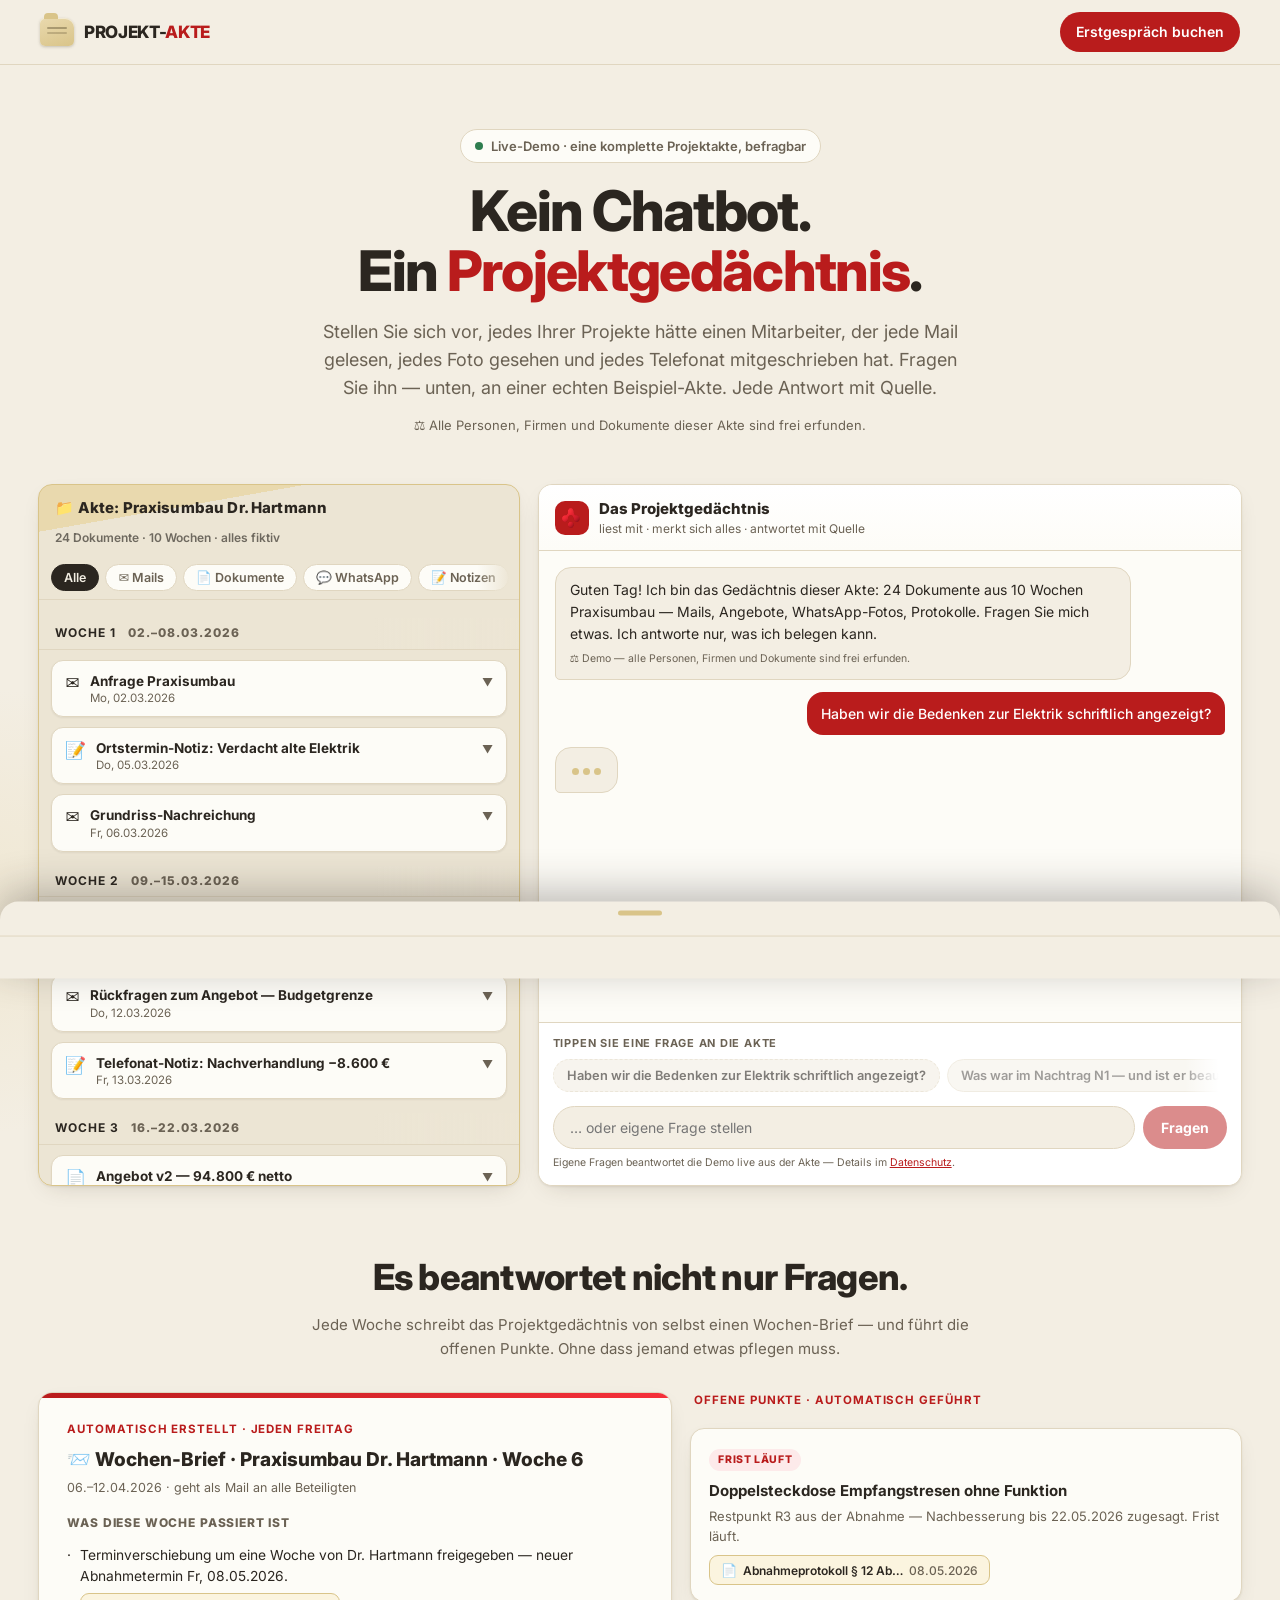
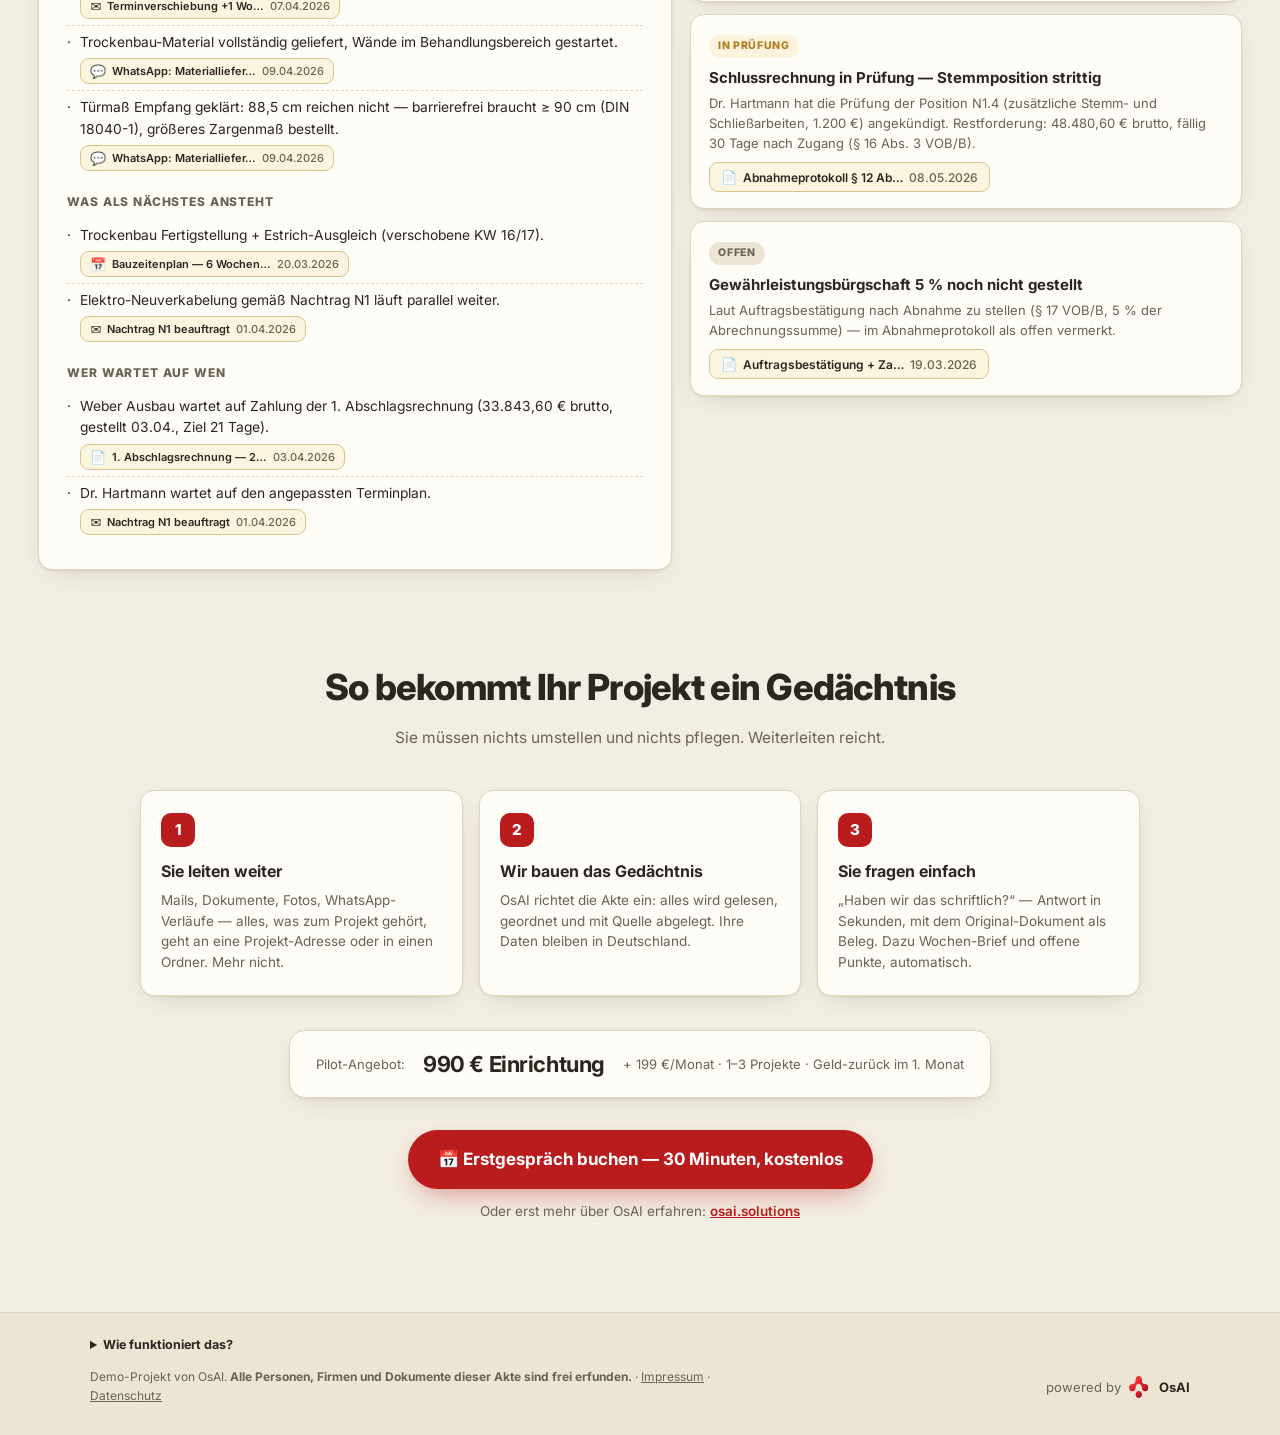
<file: index.html>
<!DOCTYPE html>
<html lang="de">
<head>
  <meta charset="UTF-8">
  <meta name="viewport" content="width=device-width, initial-scale=1.0">
  <title>Projekt-Akte — Kein Chatbot. Ein Projektgedächtnis.</title>
  <meta name="description" content="Befragen Sie eine komplette Projektakte wie einen Mitarbeiter, der alles gelesen hat: Antwort in Sekunden — und das belegende Original-Dokument leuchtet auf. Live-Demo von OsAI.">
  <link rel="canonical" href="https://projekt-akte.demo.osai.solutions/">
  <meta property="og:type" content="website">
  <meta property="og:title" content="Projekt-Akte — Kein Chatbot. Ein Projektgedächtnis.">
  <meta property="og:description" content="Fragen statt suchen: Jede Antwort mit Quelle — das Original-Dokument leuchtet auf. Befragbare Demo-Projektakte (komplett fiktiv).">
  <meta property="og:url" content="https://projekt-akte.demo.osai.solutions/">
  <meta property="og:image" content="https://projekt-akte.demo.osai.solutions/assets/img/og.jpg">
  <meta property="og:image:width" content="1200">
  <meta property="og:image:height" content="630">
  <meta property="og:site_name" content="Projekt-Akte — eine Demo von OsAI">
  <meta property="og:locale" content="de_DE">
  <meta name="theme-color" content="#f3eee3">
  <meta name="twitter:card" content="summary_large_image">
  <link rel="icon" href="data:image/svg+xml,<svg xmlns='http://www.w3.org/2000/svg' viewBox='0 0 100 100'><rect x='8' y='30' width='84' height='58' rx='10' fill='%23d9c489'/><rect x='8' y='22' width='34' height='14' rx='5' fill='%23b91c1c'/><rect x='20' y='48' width='60' height='6' rx='3' fill='%232b2620' opacity='.45'/><rect x='20' y='62' width='44' height='6' rx='3' fill='%232b2620' opacity='.3'/></svg>">
  <link rel="preconnect" href="https://fonts.googleapis.com">
  <link rel="preconnect" href="https://fonts.gstatic.com" crossorigin>
  <link href="https://fonts.googleapis.com/css2?family=Inter:wght@400;500;600;700;800&family=Caveat:wght@600&display=swap" rel="stylesheet">
  <link rel="stylesheet" href="assets/css/style.css">
</head>
<body>

  <header class="topbar">
    <a class="topbar-brand" href="/">
      <span class="akte-mark" aria-hidden="true"></span>
      <span class="topbar-wort">PROJEKT-<em>AKTE</em></span>
    </a>
    <a class="topbar-cta" href="https://cal.com/osai-solutions/erstgespraech" target="_blank" rel="noopener">Erstgespräch buchen</a>
  </header>

  <section class="hero">
    <span class="hero-badge"><span class="punkt"></span> Live-Demo · eine komplette Projektakte, befragbar</span>
    <h1>Kein Chatbot.<br>Ein <em>Projektgedächtnis</em>.</h1>
    <p class="hero-sub">Stellen Sie sich vor, jedes Ihrer Projekte hätte einen Mitarbeiter, der jede Mail gelesen, jedes Foto gesehen und jedes Telefonat mitgeschrieben hat. Fragen Sie ihn — unten, an einer echten Beispiel-Akte. Jede Antwort mit Quelle.</p>
    <p class="hero-hinweis">⚖️ Alle Personen, Firmen und Dokumente dieser Akte sind frei erfunden.</p>
  </section>

  <main class="demo" id="demo">
    <div class="demo-grid">

      <aside class="akte" aria-label="Projektakte Praxisumbau Dr. Hartmann">
        <div class="akte-kopf">
          <h2>📁 Akte: Praxisumbau Dr. Hartmann</h2>
          <span id="akte-zaehler"></span>
        </div>
        <div class="scroll-zeile filter-zeile"><div class="filter-leiste" id="filter-leiste" role="tablist" aria-label="Akte filtern"></div></div>
        <div class="timeline" id="timeline"></div>
      </aside>

      <section class="chat" aria-label="Projektgedächtnis befragen">
        <div class="chat-kopf">
          <span class="chat-avatar"><img src="assets/img/osai-logo.png" alt="" width="20" height="20"></span>
          <div>
            <h2>Das Projektgedächtnis</h2>
            <p>liest mit · merkt sich alles · antwortet mit Quelle</p>
          </div>
        </div>
        <div class="chat-verlauf" id="chat-verlauf" aria-live="polite"></div>
        <div class="chat-fuss">
          <p class="fuss-label">Tippen Sie eine Frage an die Akte</p>
          <div class="scroll-zeile chips-zeile"><div class="frage-chips" id="frage-chips"></div></div>
          <form class="eingabe" id="eingabe-form">
            <input type="text" id="eingabe-feld" maxlength="240" placeholder="… oder eigene Frage stellen" aria-label="Eigene Frage an die Akte">
            <button type="submit" id="eingabe-senden">Fragen</button>
          </form>
          <p class="eingabe-hinweis">Eigene Fragen beantwortet die Demo live aus der Akte — Details im <a href="datenschutz.html">Datenschutz</a>.</p>
        </div>
      </section>

    </div>
  </main>

  <section class="panels">
    <div class="panels-kopf reveal">
      <h2>Es beantwortet nicht nur Fragen.</h2>
      <p>Jede Woche schreibt das Projektgedächtnis von selbst einen Wochen-Brief — und führt die offenen Punkte. Ohne dass jemand etwas pflegen muss.</p>
    </div>
    <div class="panels-grid">
      <article class="brief reveal" id="wochen-brief"></article>
      <div class="punkte reveal" id="offene-punkte"></div>
    </div>
  </section>

  <section class="story" id="pilot">
    <h2 class="reveal">So bekommt Ihr Projekt ein Gedächtnis</h2>
    <p class="story-sub reveal">Sie müssen nichts umstellen und nichts pflegen. Weiterleiten reicht.</p>
    <div class="schritte">
      <div class="schritt reveal">
        <span class="schritt-nr">1</span>
        <h3>Sie leiten weiter</h3>
        <p>Mails, Dokumente, Fotos, WhatsApp-Verläufe — alles, was zum Projekt gehört, geht an eine Projekt-Adresse oder in einen Ordner. Mehr nicht.</p>
      </div>
      <div class="schritt reveal">
        <span class="schritt-nr">2</span>
        <h3>Wir bauen das Gedächtnis</h3>
        <p>OsAI richtet die Akte ein: alles wird gelesen, geordnet und mit Quelle abgelegt. Ihre Daten bleiben in Deutschland.</p>
      </div>
      <div class="schritt reveal">
        <span class="schritt-nr">3</span>
        <h3>Sie fragen einfach</h3>
        <p>„Haben wir das schriftlich?“ — Antwort in Sekunden, mit dem Original-Dokument als Beleg. Dazu Wochen-Brief und offene Punkte, automatisch.</p>
      </div>
    </div>
    <div class="preis-zeile reveal">
      <span>Pilot-Angebot:</span>
      <b>990&nbsp;€ Einrichtung</b>
      <span>+ 199&nbsp;€/Monat · 1–3 Projekte · Geld-zurück im 1.&nbsp;Monat</span>
    </div>
    <div class="cta-block reveal">
      <a class="cta-haupt" href="https://cal.com/osai-solutions/erstgespraech" target="_blank" rel="noopener">📅 Erstgespräch buchen — 30 Minuten, kostenlos</a>
      <p class="cta-neben">Oder erst mehr über OsAI erfahren: <a href="https://osai.solutions?utm_source=projekt-akte" target="_blank" rel="noopener">osai.solutions</a></p>
    </div>
  </section>

  <footer class="footer">
    <div class="footer-inner">
      <details class="footer-erklaer">
        <summary>Wie funktioniert das?</summary>
        <p>Das Projektgedächtnis liest alle Dokumente dieser Akte mit, merkt sich den Inhalt und beantwortet Fragen mit dem Original-Dokument als Quelle. Die fünf Beispielfragen werden komplett auf dieser Seite beantwortet — dabei verlässt nichts Ihren Browser. Nur frei getippte Fragen werden zur Beantwortung kurz an einen KI-Dienst übermittelt und nicht gespeichert — Details im <a href="datenschutz.html">Datenschutz</a>.</p>
      </details>
      <span class="footer-note">Demo-Projekt von OsAI. <strong>Alle Personen, Firmen und Dokumente dieser Akte sind frei erfunden.</strong> · <a href="impressum.html">Impressum</a> · <a href="datenschutz.html">Datenschutz</a></span>
      <a class="footer-brand" href="https://osai.solutions?utm_source=projekt-akte" target="_blank" rel="noopener">
        powered by <img src="assets/img/osai-logo.png" alt="OsAI" width="22" height="22"> <strong>OsAI</strong>
      </a>
    </div>
  </footer>

  <div class="sheet-hintergrund" id="sheet-hintergrund"></div>
  <div class="sheet" id="sheet" role="dialog" aria-modal="true" aria-label="Quelldokument">
    <div class="sheet-griff"></div>
    <div class="sheet-kopf" id="sheet-kopf"></div>
    <div class="sheet-inhalt" id="sheet-inhalt"></div>
  </div>

  <script src="assets/js/data.js"></script>
  <script src="assets/js/app.js"></script>
</body>
</html>
</file>
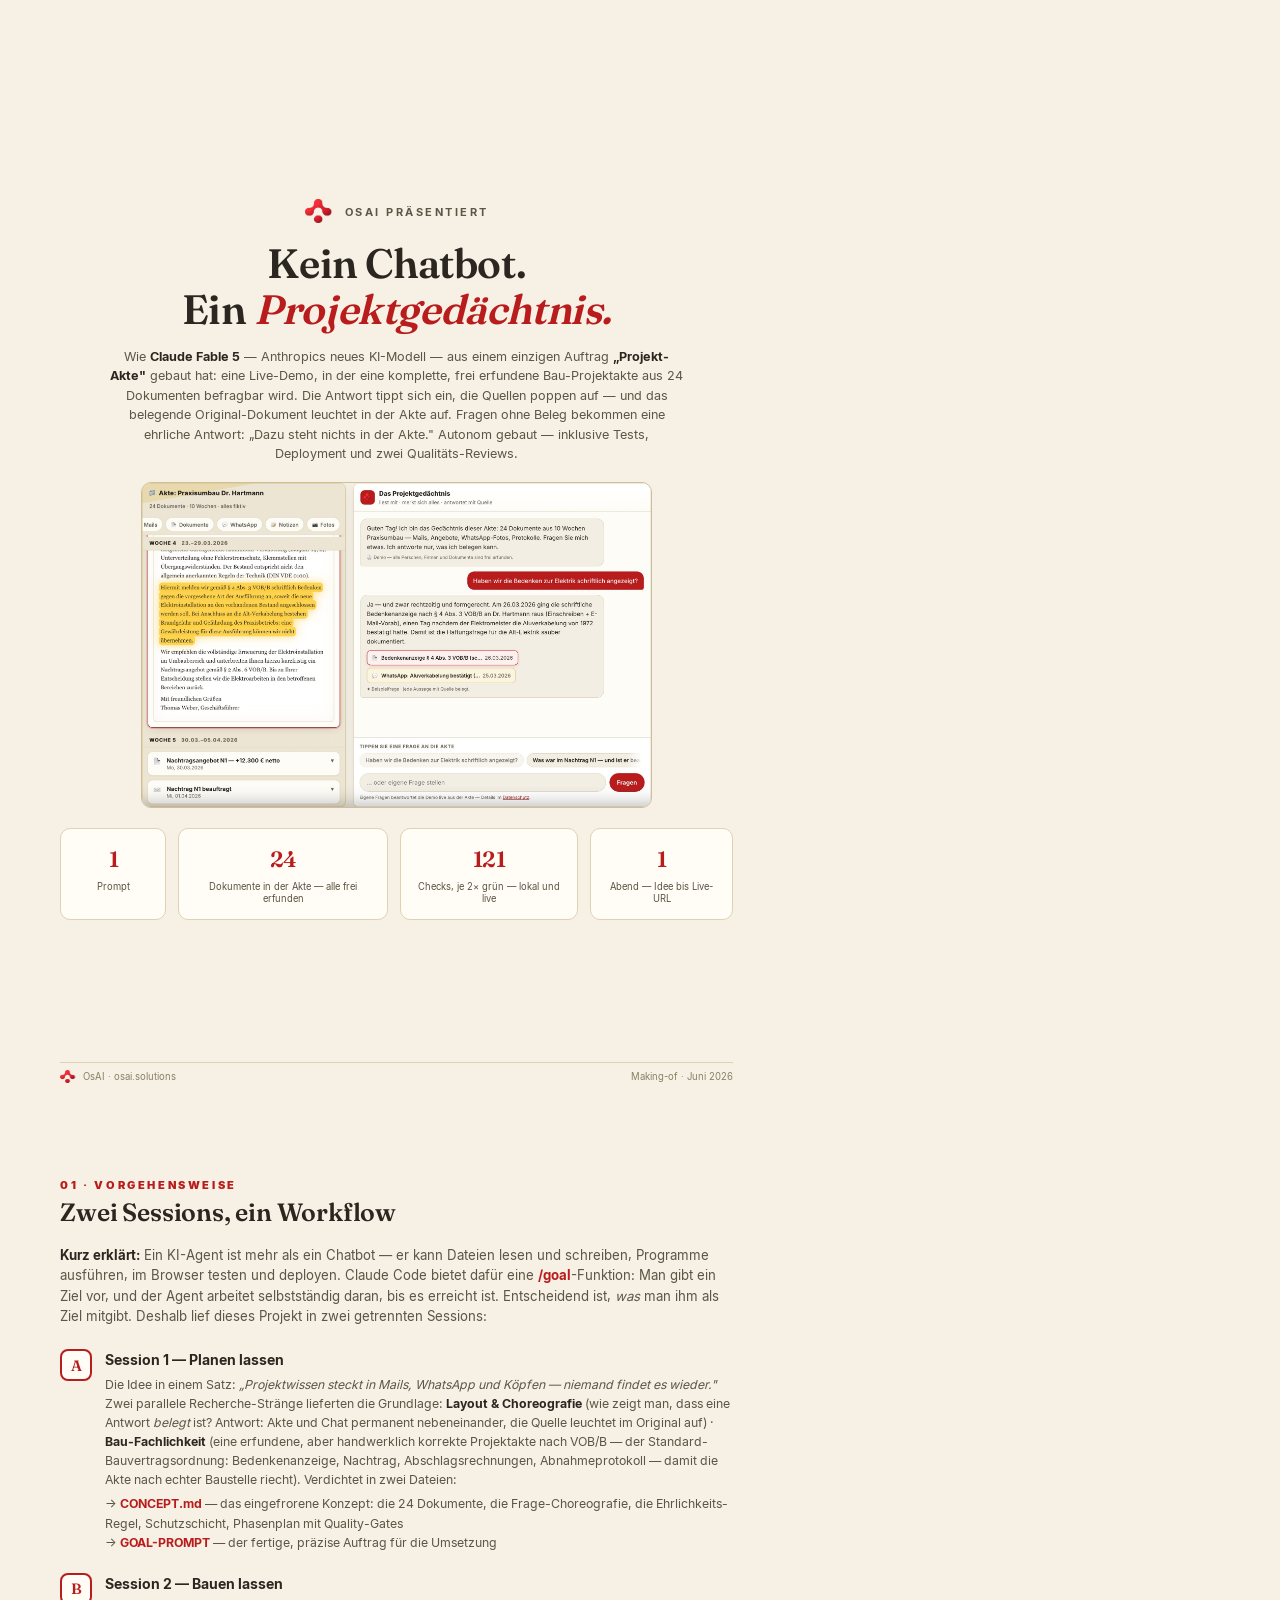
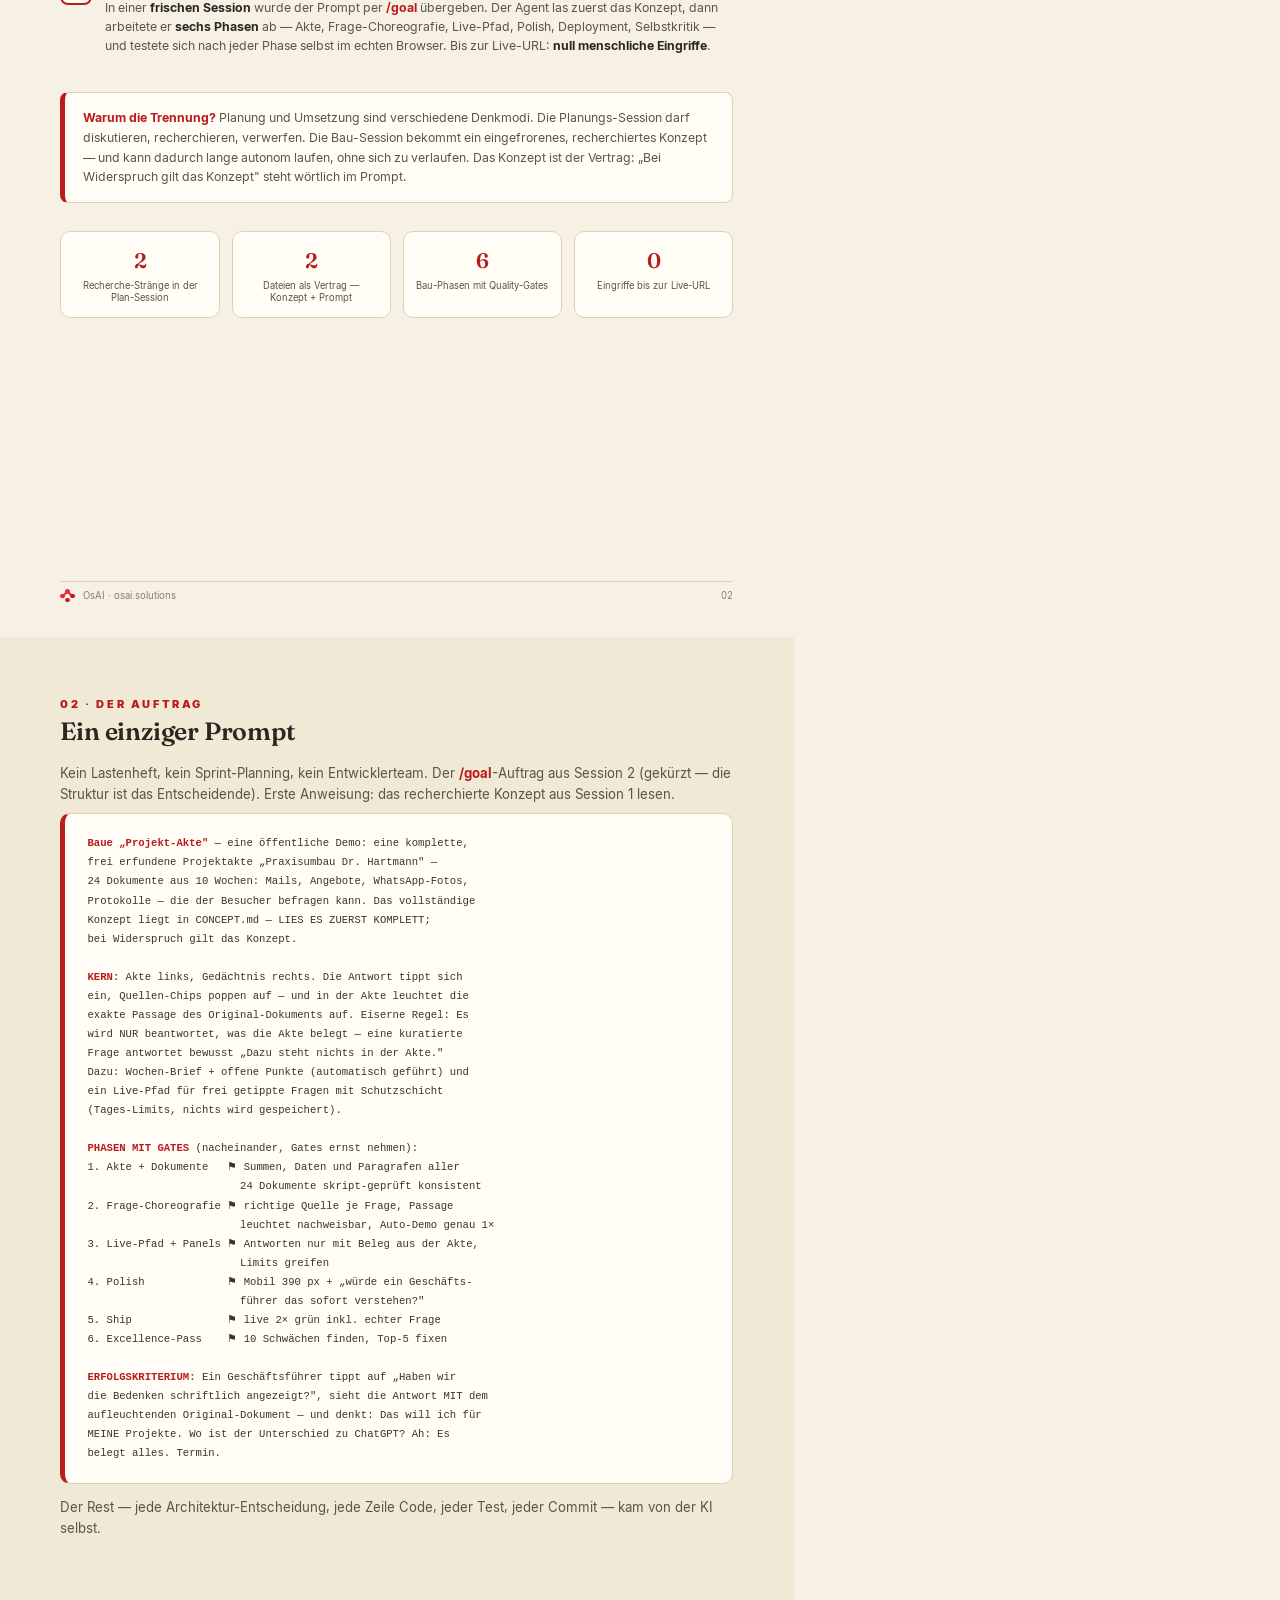
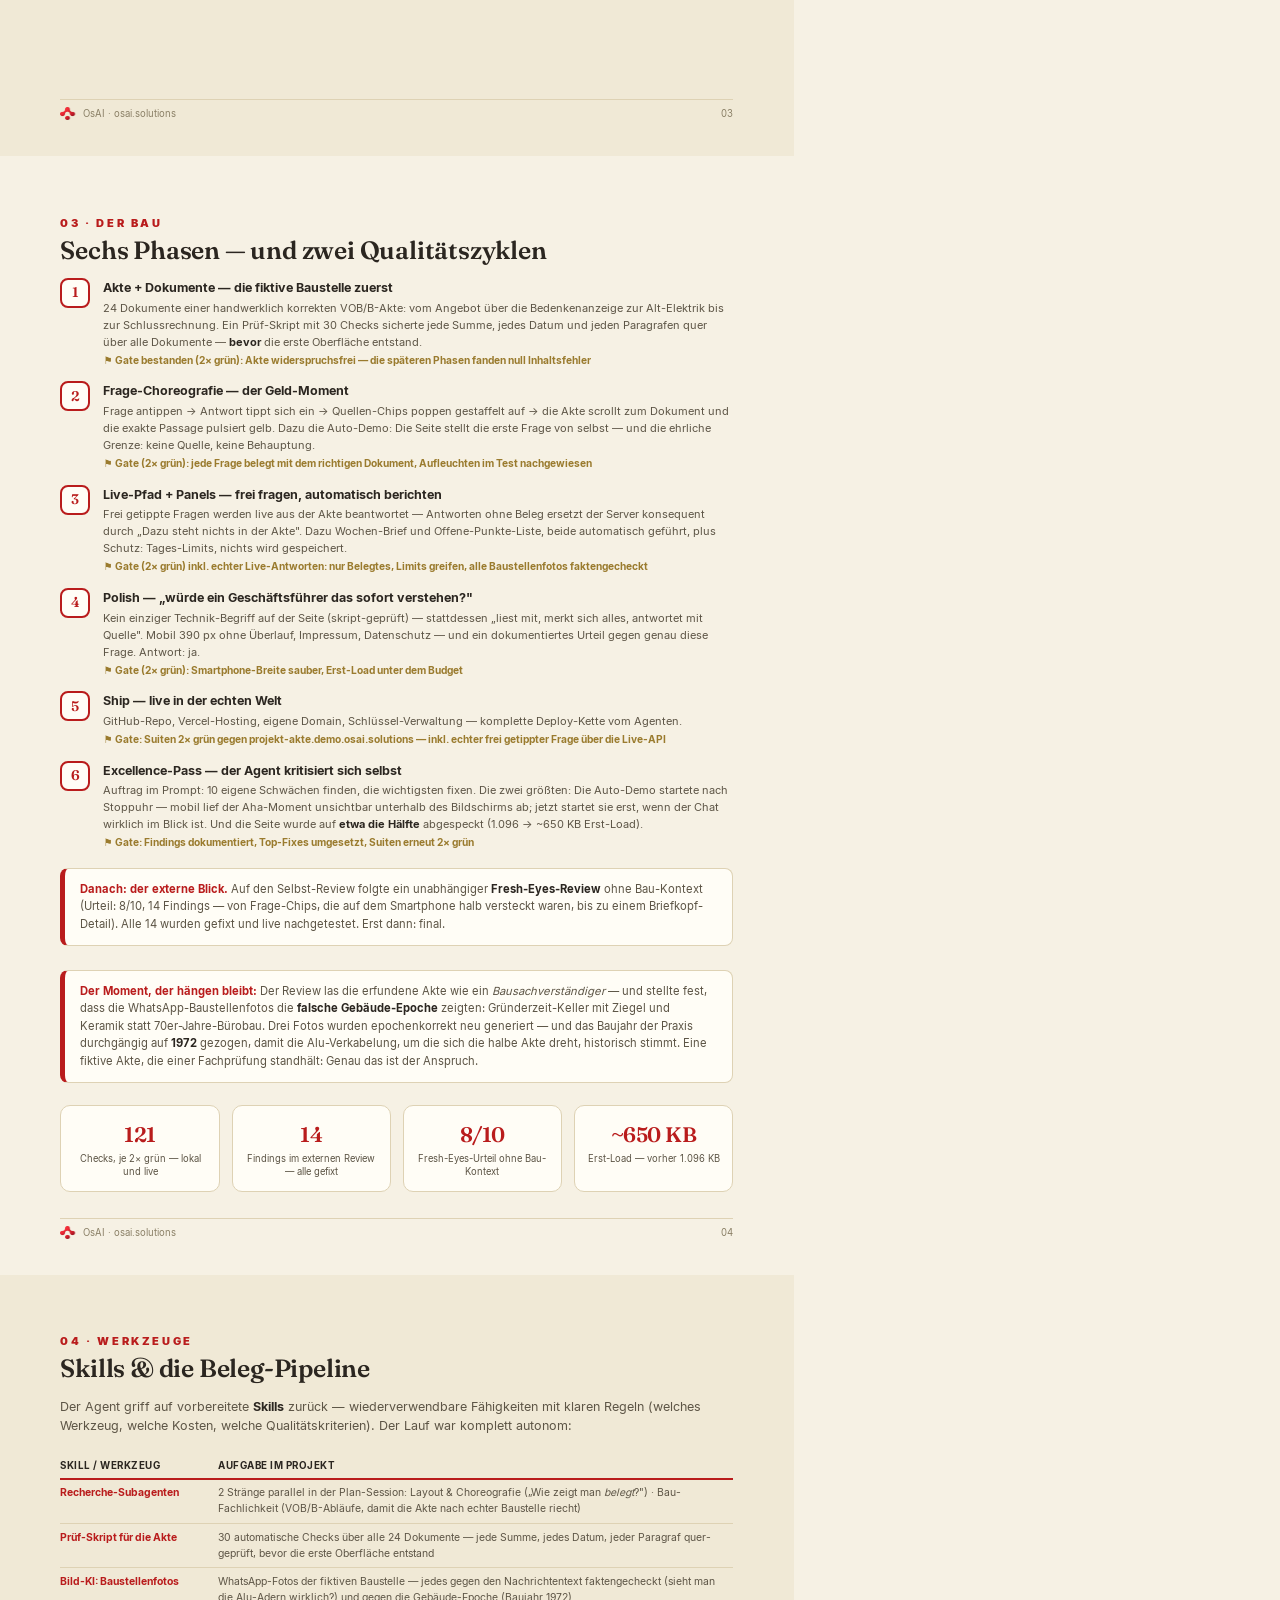
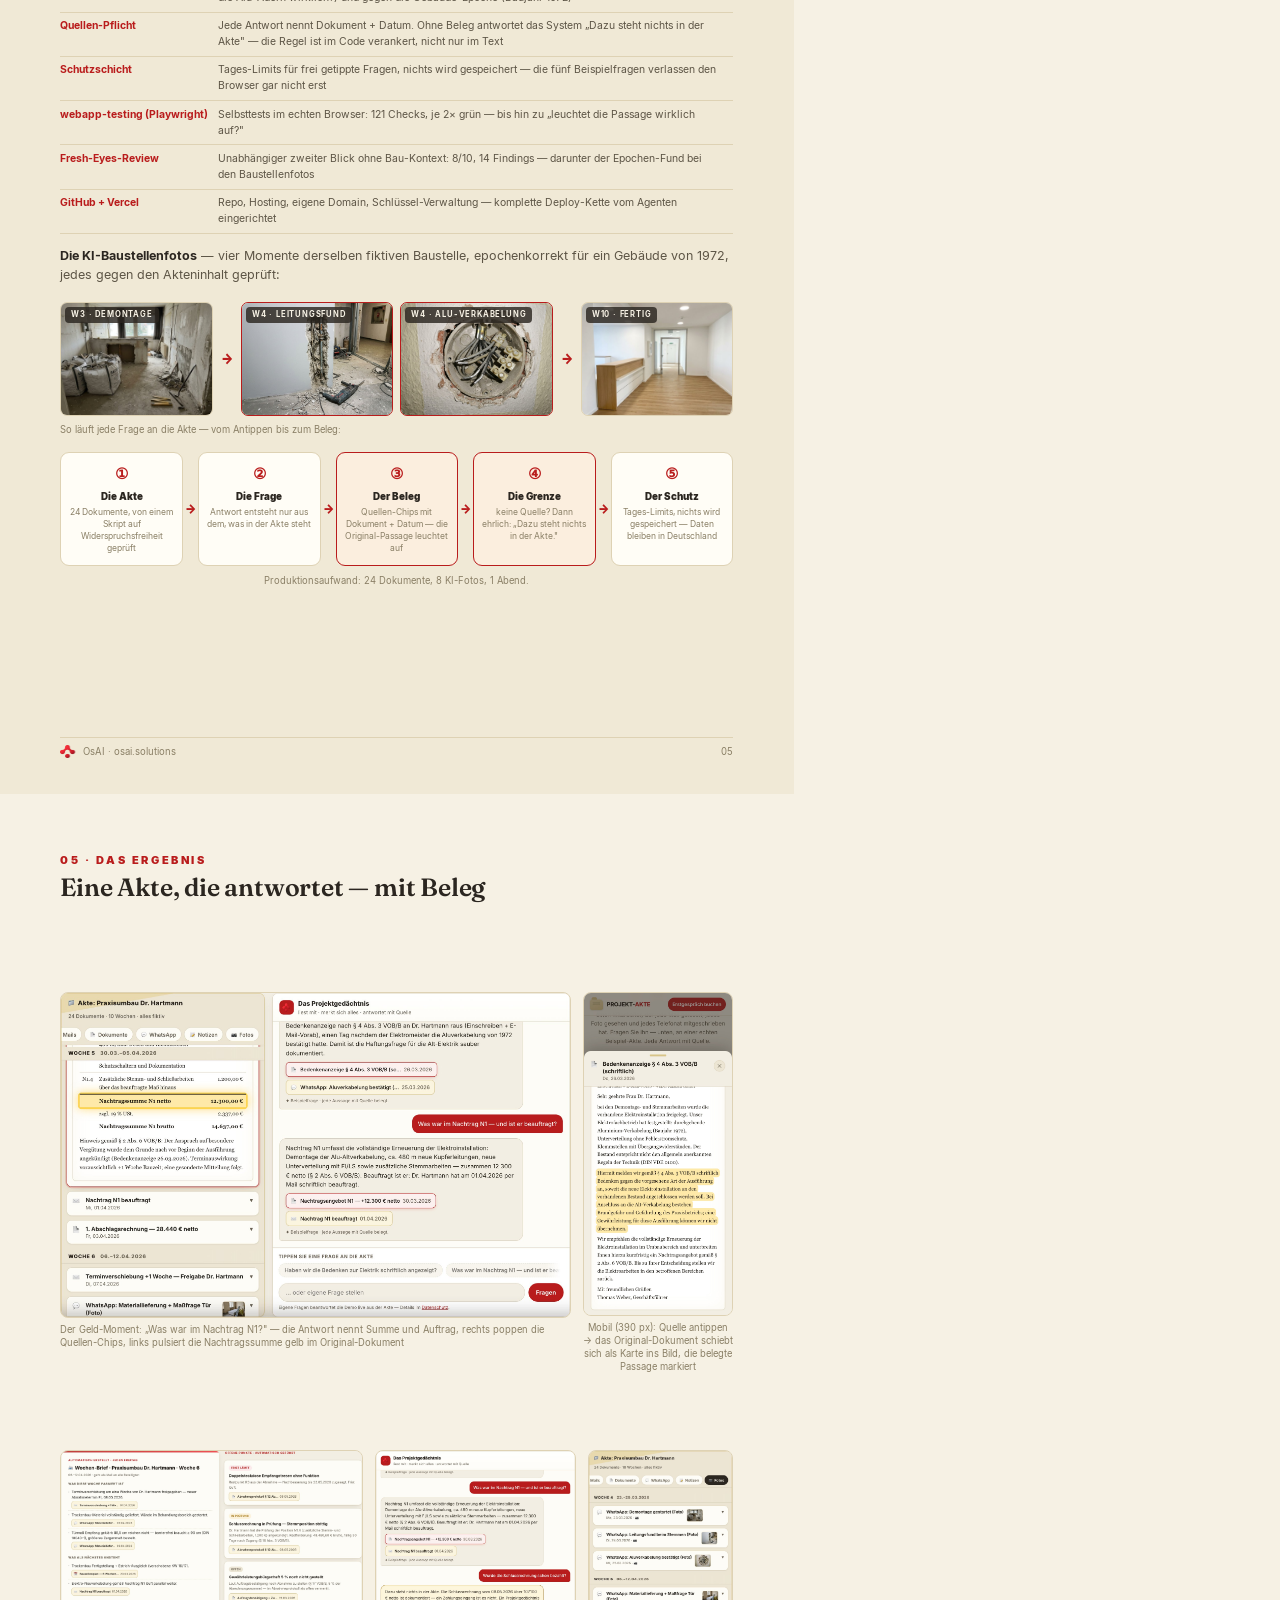
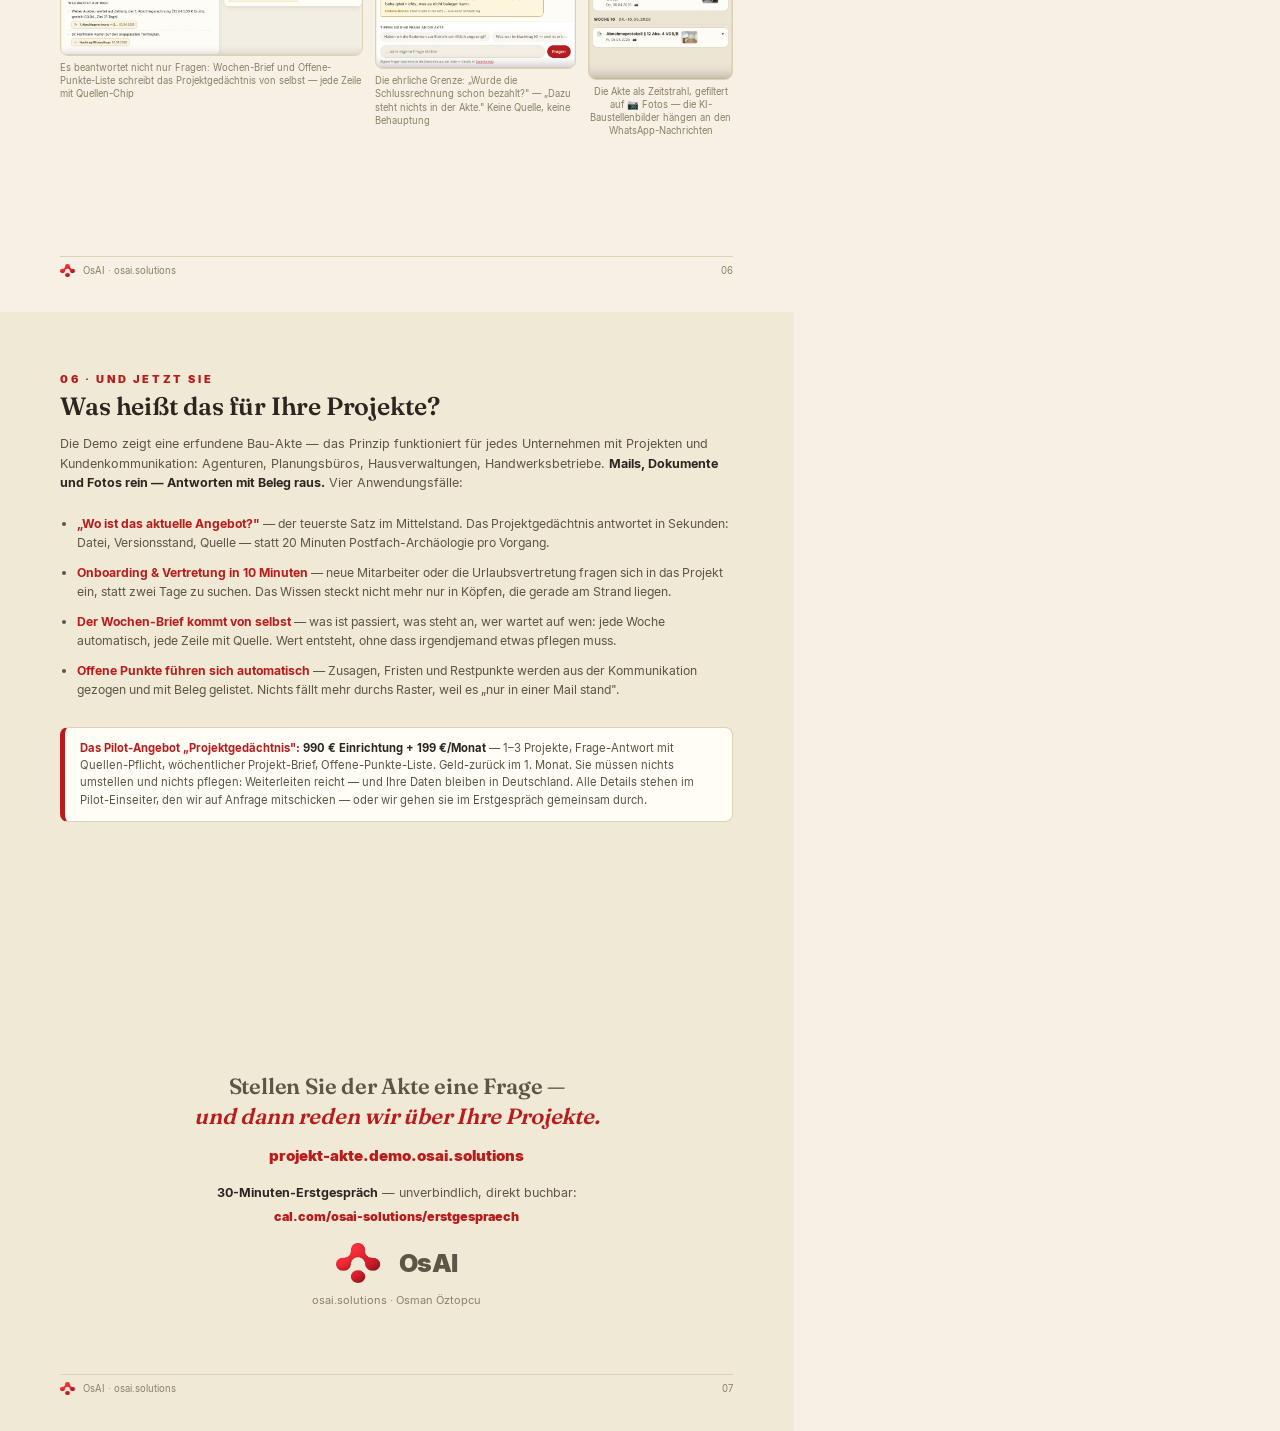
<file: making-of/index.html>
<!doctype html>
<html lang="de">
<head>
<meta charset="utf-8">
<title>Projekt-Akte — Making-of</title>
<style>
  @font-face { font-family: 'Fraunces'; src: url('Fraunces.ttf'); font-weight: 100 900; }
  @font-face { font-family: 'Inter'; src: url('Inter-Regular.ttf'); font-weight: 400; }
  @font-face { font-family: 'Inter'; src: url('Inter-Bold.ttf'); font-weight: 700; }
  @font-face { font-family: 'Inter'; src: url('Inter-Black.ttf'); font-weight: 900; }
  * { margin: 0; padding: 0; box-sizing: border-box; }
  :root {
    --bg: #f6f1e4; --bg2: #f0e9d6; --panel: #fffdf6; --panel2: #faf5e8;
    --line: #ded2b4; --ink: #2b2620; --dim: #5d5546; --faint: #8b8067;
    --rot: #b91c1c; --rot-tief: #8f1616; --manila: #9a7b2e;
  }
  body { background: var(--bg); color: var(--ink); font-family: 'Inter', system-ui, sans-serif; font-size: 12.5px; line-height: 1.55; -webkit-font-smoothing: antialiased; }
  .page { width: 210mm; height: 296mm; padding: 16mm 16mm; page-break-after: always; position: relative; overflow: hidden; background: var(--bg); display: flex; flex-direction: column; }
  .page:last-child { page-break-after: avoid; }
  .page.alt { background: var(--bg2); }
  h2 { font-family: 'Fraunces', serif; font-weight: 600; font-size: 25px; letter-spacing: -0.2px; margin-bottom: 13px; line-height: 1.18; }
  h2 .nr { color: var(--rot); font-size: 11px; font-family: 'Inter'; font-weight: 900; letter-spacing: 2.6px; display: block; margin-bottom: 6px; }
  p { margin-bottom: 9px; color: var(--dim); }
  b { font-weight: 700; color: var(--ink); }
  .accent { color: var(--rot); } .dimt { color: var(--faint); }
  .footer { position: absolute; bottom: 9mm; left: 16mm; right: 16mm; display: flex; justify-content: space-between; align-items: center; color: var(--faint); font-size: 9.5px; border-top: 1px solid var(--line); padding-top: 7px; }
  .footer img { height: 13px; vertical-align: -3px; margin-right: 6px; }
  img.shot { width: 100%; border: 1px solid var(--line); border-radius: 8px; display: block; }
  .cap { font-size: 9.4px; color: var(--faint); margin: 5px 0 0; line-height: 1.4; }

  /* ── Cover ─────────────────────────────────────── */
  .cover { justify-content: center; text-align: center; }
  .cover .pres { font-size: 11px; font-weight: 700; color: var(--dim); letter-spacing: 2.5px; text-transform: uppercase; margin-bottom: 18px; }
  .cover .pres img { height: 24px; vertical-align: -7px; margin-right: 10px; }
  .cover h1 { font-family: 'Fraunces', serif; font-weight: 600; font-size: 41px; line-height: 1.12; letter-spacing: -0.4px; color: var(--ink); margin-bottom: 14px; }
  .cover h1 em { font-style: italic; color: var(--rot); }
  .cover .sub { color: var(--dim); font-size: 12.6px; max-width: 86%; margin: 0 auto 18px; }
  .cover img.heroshot { width: 76%; margin: 0 auto 20px; border-radius: 10px; border: 1px solid #cdbf9b; }
  .cover .stats { display: flex; justify-content: center; gap: 12px; }
  .cover .stat { background: var(--panel); border: 1px solid var(--line); border-radius: 10px; padding: 13px 14px; min-width: 106px; }
  .cover .stat b { display: block; font-family: 'Fraunces', serif; font-weight: 600; font-size: 22px; color: var(--rot); margin-bottom: 4px; letter-spacing: -0.5px; }
  .cover .stat span { font-size: 9.4px; color: var(--dim); line-height: 1.35; display: block; }

  /* ── Prompt block ──────────────────────────────── */
  pre.prompt { background: #fffdf6; color: #3a342a; border: 1px solid var(--line); border-radius: 10px; border-left: 5px solid var(--rot); padding: 20px 22px; font-family: Menlo, monospace; font-size: 10.6px; line-height: 1.8; white-space: pre-wrap; }
  pre.prompt .hl { color: var(--rot); font-weight: 700; }

  /* ── Phasen ────────────────────────────────────── */
  .phase { display: flex; gap: 13px; margin-bottom: 11px; }
  .phase .dot { flex: 0 0 30px; height: 30px; border-radius: 8px; background: var(--panel); border: 2px solid var(--rot); color: var(--rot); display: flex; align-items: center; justify-content: center; font-size: 14px; font-weight: 600; font-family: 'Fraunces', serif; }
  .phase h3 { font-size: 12.5px; font-weight: 700; margin-bottom: 2px; }
  .phase p { font-size: 11px; margin: 0 0 2px; }
  .phase .gate { color: var(--manila); font-size: 10.2px; font-weight: 700; }

  .callout { background: var(--panel); border: 1px solid var(--line); border-left: 5px solid var(--rot); border-radius: 8px; padding: 12px 15px; font-size: 11.2px; margin: 12px 0; color: var(--dim); }

  table.skills { width: 100%; border-collapse: collapse; font-size: 10.4px; margin: 8px 0 10px; color: var(--dim); }
  table.skills th { padding: 5px 10px 5px 0; border-bottom: 2px solid var(--rot); text-align: left; font-size: 9.8px; text-transform: uppercase; letter-spacing: .5px; color: var(--ink); }
  table.skills td { padding: 5.5px 10px 5.5px 0; border-bottom: 1px solid var(--line); vertical-align: top; }
  table.skills td:first-child { white-space: nowrap; font-weight: 700; color: var(--rot); }

  /* ── Pipeline-Visual ───────────────────────────── */
  .strip { display: flex; gap: 7px; align-items: center; margin: 8px 0 2px; }
  .strip .cell { flex: 1; position: relative; }
  .strip .cell img { width: 100%; border-radius: 7px; border: 1px solid var(--line); display: block; }
  .strip .cell.hot img { border-color: var(--rot); }
  .strip .tag { position: absolute; top: 5px; left: 5px; background: rgba(43,38,32,.82); color: #f6f1e4; font-size: 7.6px; font-weight: 700; letter-spacing: .8px; text-transform: uppercase; padding: 2.5px 6px; border-radius: 4px; }
  .strip .sarr { flex: 0 0 14px; text-align: center; color: var(--rot); font-weight: 900; font-size: 13px; }

  .flow { display: flex; align-items: stretch; gap: 0; margin: 8px 0 2px; }
  .flow .node { flex: 1; background: var(--panel); border: 1.5px solid var(--line); border-radius: 9px; padding: 10px 8px; text-align: center; display: flex; flex-direction: column; justify-content: flex-start; }
  .flow .node .ico { font-family: 'Fraunces', serif; font-weight: 600; font-size: 15px; color: var(--rot); display: block; margin-bottom: 5px; }
  .flow .node b { display: block; font-size: 9.8px; font-weight: 900; margin-bottom: 3px; }
  .flow .node span { font-size: 8.5px; color: var(--faint); line-height: 1.4; display: block; }
  .flow .node.hot { border-color: var(--rot); background: #fbeede; }
  .flow .arr { flex: 0 0 15px; display: flex; align-items: center; justify-content: center; color: var(--rot); font-weight: 900; font-size: 12px; }

  ul.biglist { padding-left: 17px; color: var(--dim); }
  ul.biglist li { margin-bottom: 11px; font-size: 12.2px; }

  .roomy { font-size: 13.2px; }
  .roomy h2 { margin-bottom: 17px; }
  .roomy .phase { margin-bottom: 19px; }
  .roomy .phase .dot { flex: 0 0 32px; height: 32px; font-size: 15px; }
  .roomy .phase p { font-size: 12.3px; }
  .roomy .phase h3 { font-size: 14px; margin-bottom: 4px; }
  .roomy .callout { font-size: 12.3px; padding: 15px 18px; margin-top: 16px; line-height: 1.6; }

  .statstrip { display: flex; gap: 12px; margin-top: 16px; }
  .statstrip .stat { flex: 1; background: var(--panel); border: 1px solid var(--line); border-radius: 10px; padding: 12px 11px; text-align: center; }
  .statstrip .stat b { display: block; font-family: 'Fraunces', serif; font-weight: 600; font-size: 21px; color: var(--rot); letter-spacing: -0.5px; margin-bottom: 3px; }
  .statstrip .stat span { font-size: 9.4px; color: var(--dim); line-height: 1.35; display: block; }

  .cta { text-align: center; margin-top: 20px; }
  .cta .head { font-family: 'Fraunces', serif; font-weight: 600; font-size: 22px; letter-spacing: -0.2px; line-height: 1.35; margin-bottom: 12px; }
  .cta .head em { font-style: italic; color: var(--rot); }
  .cta .link { font-weight: 900; font-size: 15px; color: var(--rot); margin-bottom: 16px; }
</style>
</head>
<body>

<!-- SEITE 1 — Cover -->
<div class="page cover">
  <div class="pres"><img src="osai-mark.png" alt="">OsAI präsentiert</div>
  <h1>Kein Chatbot.<br>Ein <em>Projektgedächtnis.</em></h1>
  <p class="sub">Wie <b>Claude Fable 5</b> — Anthropics neues KI-Modell — aus einem einzigen
  Auftrag <b>„Projekt-Akte"</b> gebaut hat: eine Live-Demo, in der eine komplette, frei erfundene
  Bau-Projektakte aus 24 Dokumenten befragbar wird. Die Antwort tippt sich ein, die Quellen
  poppen auf — und das belegende Original-Dokument leuchtet in der Akte auf. Fragen ohne Beleg
  bekommen eine ehrliche Antwort: „Dazu steht nichts in der Akte."
  Autonom gebaut — inklusive Tests, Deployment und zwei Qualitäts-Reviews.</p>
  <img class="heroshot" src="shots/cover.jpg" alt="Projekt-Akte — Akte links, Gedächtnis rechts">
  <div class="stats">
    <div class="stat"><b>1</b><span>Prompt</span></div>
    <div class="stat"><b>24</b><span>Dokumente in der Akte — alle frei erfunden</span></div>
    <div class="stat"><b>121</b><span>Checks, je 2× grün — lokal und live</span></div>
    <div class="stat"><b>1</b><span>Abend — Idee bis Live-URL</span></div>
  </div>
  <div class="footer"><span><img src="osai-mark.png">OsAI · osai.solutions</span><span>Making-of · Juni 2026</span></div>
</div>

<!-- SEITE 2 — Vorgehensweise -->
<div class="page roomy">
  <h2><span class="nr">01 · VORGEHENSWEISE</span>Zwei Sessions, ein Workflow</h2>
  <p><b>Kurz erklärt:</b> Ein KI-Agent ist mehr als ein Chatbot — er kann Dateien lesen und schreiben,
  Programme ausführen, im Browser testen und deployen. Claude Code bietet dafür eine
  <b class="accent">/goal</b>-Funktion: Man gibt ein Ziel vor, und der Agent arbeitet selbstständig
  daran, bis es erreicht ist. Entscheidend ist, <i>was</i> man ihm als Ziel mitgibt.
  Deshalb lief dieses Projekt in zwei getrennten Sessions:</p>

  <div class="phase" style="margin-top:14px"><div class="dot">A</div><div>
    <h3>Session 1 — Planen lassen</h3>
    <p>Die Idee in einem Satz: <i>„Projektwissen steckt in Mails, WhatsApp und Köpfen — niemand
    findet es wieder."</i> Zwei parallele Recherche-Stränge lieferten die Grundlage:
    <b>Layout &amp; Choreografie</b> (wie zeigt man, dass eine Antwort <i>belegt</i> ist? Antwort:
    Akte und Chat permanent nebeneinander, die Quelle leuchtet im Original auf) ·
    <b>Bau-Fachlichkeit</b> (eine erfundene, aber handwerklich korrekte Projektakte nach
    VOB/B — der Standard-Bauvertragsordnung: Bedenkenanzeige, Nachtrag, Abschlagsrechnungen,
    Abnahmeprotokoll — damit die Akte nach echter Baustelle riecht). Verdichtet in zwei Dateien:</p>
    <p style="margin-top:5px">→ <b class="accent">CONCEPT.md</b> — das eingefrorene Konzept: die 24 Dokumente,
    die Frage-Choreografie, die Ehrlichkeits-Regel, Schutzschicht, Phasenplan mit Quality-Gates<br>
    → <b class="accent">GOAL-PROMPT</b> — der fertige, präzise Auftrag für die Umsetzung</p>
  </div></div>

  <div class="phase"><div class="dot">B</div><div>
    <h3>Session 2 — Bauen lassen</h3>
    <p>In einer <b>frischen Session</b> wurde der Prompt per <b class="accent">/goal</b> übergeben. Der Agent
    las zuerst das Konzept, dann arbeitete er <b>sechs Phasen</b> ab — Akte, Frage-Choreografie,
    Live-Pfad, Polish, Deployment, Selbstkritik — und testete sich nach jeder Phase selbst im
    echten Browser. Bis zur Live-URL: <b>null menschliche Eingriffe</b>.</p>
  </div></div>

  <div class="callout"><b class="accent">Warum die Trennung?</b> Planung und Umsetzung sind verschiedene Denkmodi.
  Die Planungs-Session darf diskutieren, recherchieren, verwerfen. Die Bau-Session bekommt ein
  eingefrorenes, recherchiertes Konzept — und kann dadurch lange autonom laufen, ohne sich zu
  verlaufen. Das Konzept ist der Vertrag: „Bei Widerspruch gilt das Konzept" steht wörtlich im Prompt.</div>
  <div class="statstrip">
    <div class="stat"><b>2</b><span>Recherche-Stränge in der Plan-Session</span></div>
    <div class="stat"><b>2</b><span>Dateien als Vertrag — Konzept + Prompt</span></div>
    <div class="stat"><b>6</b><span>Bau-Phasen mit Quality-Gates</span></div>
    <div class="stat"><b>0</b><span>Eingriffe bis zur Live-URL</span></div>
  </div>
  <div class="footer"><span><img src="osai-mark.png">OsAI · osai.solutions</span><span>02</span></div>
</div>

<!-- SEITE 3 — Der Prompt -->
<div class="page alt roomy">
  <h2><span class="nr">02 · DER AUFTRAG</span>Ein einziger Prompt</h2>
  <p>Kein Lastenheft, kein Sprint-Planning, kein Entwicklerteam. Der <b class="accent">/goal</b>-Auftrag
  aus Session 2 (gekürzt — die Struktur ist das Entscheidende). Erste Anweisung: das recherchierte
  Konzept aus Session 1 lesen.</p>
  <pre class="prompt"><span class="hl">Baue „Projekt-Akte"</span> — eine öffentliche Demo: eine komplette,
frei erfundene Projektakte „Praxisumbau Dr. Hartmann" —
24 Dokumente aus 10 Wochen: Mails, Angebote, WhatsApp-Fotos,
Protokolle — die der Besucher befragen kann. Das vollständige
Konzept liegt in CONCEPT.md — LIES ES ZUERST KOMPLETT;
bei Widerspruch gilt das Konzept.

<span class="hl">KERN:</span> Akte links, Gedächtnis rechts. Die Antwort tippt sich
ein, Quellen-Chips poppen auf — und in der Akte leuchtet die
exakte Passage des Original-Dokuments auf. Eiserne Regel: Es
wird NUR beantwortet, was die Akte belegt — eine kuratierte
Frage antwortet bewusst „Dazu steht nichts in der Akte."
Dazu: Wochen-Brief + offene Punkte (automatisch geführt) und
ein Live-Pfad für frei getippte Fragen mit Schutzschicht
(Tages-Limits, nichts wird gespeichert).

<span class="hl">PHASEN MIT GATES</span> (nacheinander, Gates ernst nehmen):
1. Akte + Dokumente   ⚑ Summen, Daten und Paragrafen aller
                        24 Dokumente skript-geprüft konsistent
2. Frage-Choreografie ⚑ richtige Quelle je Frage, Passage
                        leuchtet nachweisbar, Auto-Demo genau 1×
3. Live-Pfad + Panels ⚑ Antworten nur mit Beleg aus der Akte,
                        Limits greifen
4. Polish             ⚑ Mobil 390 px + „würde ein Geschäfts-
                        führer das sofort verstehen?"
5. Ship               ⚑ live 2× grün inkl. echter Frage
6. Excellence-Pass    ⚑ 10 Schwächen finden, Top-5 fixen

<span class="hl">ERFOLGSKRITERIUM:</span> Ein Geschäftsführer tippt auf „Haben wir
die Bedenken schriftlich angezeigt?", sieht die Antwort MIT dem
aufleuchtenden Original-Dokument — und denkt: Das will ich für
MEINE Projekte. Wo ist der Unterschied zu ChatGPT? Ah: Es
belegt alles. Termin.</pre>
  <p style="margin-top:13px">Der Rest — jede Architektur-Entscheidung, jede Zeile Code, jeder Test,
  jeder Commit — kam von der KI selbst.</p>
  <div class="footer"><span><img src="osai-mark.png">OsAI · osai.solutions</span><span>03</span></div>
</div>

<!-- SEITE 4 — Die Phasen -->
<div class="page">
  <h2><span class="nr">03 · DER BAU</span>Sechs Phasen — und zwei Qualitätszyklen</h2>
  <div class="phase"><div class="dot">1</div><div>
    <h3>Akte + Dokumente — die fiktive Baustelle zuerst</h3>
    <p>24 Dokumente einer handwerklich korrekten VOB/B-Akte: vom Angebot über die Bedenkenanzeige
    zur Alt-Elektrik bis zur Schlussrechnung. Ein Prüf-Skript mit 30 Checks sicherte jede Summe, jedes
    Datum und jeden Paragrafen quer über alle Dokumente — <b>bevor</b> die erste Oberfläche entstand.</p>
    <p class="gate">⚑ Gate bestanden (2× grün): Akte widerspruchsfrei — die späteren Phasen fanden null Inhaltsfehler</p>
  </div></div>
  <div class="phase"><div class="dot">2</div><div>
    <h3>Frage-Choreografie — der Geld-Moment</h3>
    <p>Frage antippen → Antwort tippt sich ein → Quellen-Chips poppen gestaffelt auf → die Akte scrollt
    zum Dokument und die exakte Passage pulsiert gelb. Dazu die Auto-Demo: Die Seite stellt die erste
    Frage von selbst — und die ehrliche Grenze: keine Quelle, keine Behauptung.</p>
    <p class="gate">⚑ Gate (2× grün): jede Frage belegt mit dem richtigen Dokument, Aufleuchten im Test nachgewiesen</p>
  </div></div>
  <div class="phase"><div class="dot">3</div><div>
    <h3>Live-Pfad + Panels — frei fragen, automatisch berichten</h3>
    <p>Frei getippte Fragen werden live aus der Akte beantwortet — Antworten ohne Beleg ersetzt der
    Server konsequent durch „Dazu steht nichts in der Akte". Dazu Wochen-Brief und Offene-Punkte-Liste,
    beide automatisch geführt, plus Schutz: Tages-Limits, nichts wird gespeichert.</p>
    <p class="gate">⚑ Gate (2× grün) inkl. echter Live-Antworten: nur Belegtes, Limits greifen, alle Baustellenfotos faktengecheckt</p>
  </div></div>
  <div class="phase"><div class="dot">4</div><div>
    <h3>Polish — „würde ein Geschäftsführer das sofort verstehen?"</h3>
    <p>Kein einziger Technik-Begriff auf der Seite (skript-geprüft) — stattdessen „liest mit, merkt sich
    alles, antwortet mit Quelle". Mobil 390 px ohne Überlauf, Impressum, Datenschutz — und ein
    dokumentiertes Urteil gegen genau diese Frage. Antwort: ja.</p>
    <p class="gate">⚑ Gate (2× grün): Smartphone-Breite sauber, Erst-Load unter dem Budget</p>
  </div></div>
  <div class="phase"><div class="dot">5</div><div>
    <h3>Ship — live in der echten Welt</h3>
    <p>GitHub-Repo, Vercel-Hosting, eigene Domain, Schlüssel-Verwaltung — komplette Deploy-Kette vom Agenten.</p>
    <p class="gate">⚑ Gate: Suiten 2× grün gegen projekt-akte.demo.osai.solutions — inkl. echter frei getippter Frage über die Live-API</p>
  </div></div>
  <div class="phase"><div class="dot">6</div><div>
    <h3>Excellence-Pass — der Agent kritisiert sich selbst</h3>
    <p>Auftrag im Prompt: 10 eigene Schwächen finden, die wichtigsten fixen. Die zwei größten: Die
    Auto-Demo startete nach Stoppuhr — mobil lief der Aha-Moment unsichtbar unterhalb des Bildschirms ab;
    jetzt startet sie erst, wenn der Chat wirklich im Blick ist. Und die Seite wurde auf
    <b>etwa die Hälfte</b> abgespeckt (1.096 → ~650 KB Erst-Load).</p>
    <p class="gate">⚑ Gate: Findings dokumentiert, Top-Fixes umgesetzt, Suiten erneut 2× grün</p>
  </div></div>

  <div class="callout" style="margin-top:4px"><b class="accent">Danach: der externe Blick.</b>
  Auf den Selbst-Review folgte ein unabhängiger <b>Fresh-Eyes-Review</b> ohne Bau-Kontext (Urteil: 8/10,
  14 Findings — von Frage-Chips, die auf dem Smartphone halb versteckt waren, bis zu einem Briefkopf-Detail).
  Alle 14 wurden gefixt und live nachgetestet. Erst dann: final.</div>
  <div class="callout"><b class="accent">Der Moment, der hängen bleibt:</b> Der Review las die erfundene
  Akte wie ein <i>Bausachverständiger</i> — und stellte fest, dass die WhatsApp-Baustellenfotos die
  <b>falsche Gebäude-Epoche</b> zeigten: Gründerzeit-Keller mit Ziegel und Keramik statt 70er-Jahre-Bürobau.
  Drei Fotos wurden epochenkorrekt neu generiert — und das Baujahr der Praxis durchgängig auf <b>1972</b>
  gezogen, damit die Alu-Verkabelung, um die sich die halbe Akte dreht, historisch stimmt. Eine fiktive
  Akte, die einer Fachprüfung standhält: Genau das ist der Anspruch.</div>
  <div class="statstrip" style="margin-top:10px">
    <div class="stat"><b>121</b><span>Checks, je 2× grün — lokal und live</span></div>
    <div class="stat"><b>14</b><span>Findings im externen Review — alle gefixt</span></div>
    <div class="stat"><b>8/10</b><span>Fresh-Eyes-Urteil ohne Bau-Kontext</span></div>
    <div class="stat"><b>~650 KB</b><span>Erst-Load — vorher 1.096 KB</span></div>
  </div>
  <div class="footer"><span><img src="osai-mark.png">OsAI · osai.solutions</span><span>04</span></div>
</div>

<!-- SEITE 5 — Skills & Pipeline -->
<div class="page alt">
  <h2><span class="nr">04 · WERKZEUGE</span>Skills &amp; die Beleg-Pipeline</h2>
  <p>Der Agent griff auf vorbereitete <b>Skills</b> zurück — wiederverwendbare Fähigkeiten mit klaren
  Regeln (welches Werkzeug, welche Kosten, welche Qualitätskriterien). Der Lauf war komplett autonom:</p>
  <table class="skills">
    <tr><th>Skill / Werkzeug</th><th>Aufgabe im Projekt</th></tr>
    <tr><td>Recherche-Subagenten</td><td>2 Stränge parallel in der Plan-Session: Layout &amp; Choreografie („Wie zeigt man <i>belegt</i>?") · Bau-Fachlichkeit (VOB/B-Abläufe, damit die Akte nach echter Baustelle riecht)</td></tr>
    <tr><td>Prüf-Skript für die Akte</td><td>30 automatische Checks über alle 24 Dokumente — jede Summe, jedes Datum, jeder Paragraf quer-geprüft, bevor die erste Oberfläche entstand</td></tr>
    <tr><td>Bild-KI: Baustellenfotos</td><td>WhatsApp-Fotos der fiktiven Baustelle — jedes gegen den Nachrichtentext faktengecheckt (sieht man die Alu-Adern wirklich?) und gegen die Gebäude-Epoche (Baujahr 1972)</td></tr>
    <tr><td>Quellen-Pflicht</td><td>Jede Antwort nennt Dokument + Datum. Ohne Beleg antwortet das System „Dazu steht nichts in der Akte" — die Regel ist im Code verankert, nicht nur im Text</td></tr>
    <tr><td>Schutzschicht</td><td>Tages-Limits für frei getippte Fragen, nichts wird gespeichert — die fünf Beispielfragen verlassen den Browser gar nicht erst</td></tr>
    <tr><td>webapp-testing (Playwright)</td><td>Selbsttests im echten Browser: 121 Checks, je 2× grün — bis hin zu „leuchtet die Passage wirklich auf?"</td></tr>
    <tr><td>Fresh-Eyes-Review</td><td>Unabhängiger zweiter Blick ohne Bau-Kontext: 8/10, 14 Findings — darunter der Epochen-Fund bei den Baustellenfotos</td></tr>
    <tr><td>GitHub + Vercel</td><td>Repo, Hosting, eigene Domain, Schlüssel-Verwaltung — komplette Deploy-Kette vom Agenten eingerichtet</td></tr>
  </table>

  <p style="margin-top:2px"><b>Die KI-Baustellenfotos</b> — vier Momente derselben fiktiven Baustelle,
  epochenkorrekt für ein Gebäude von 1972, jedes gegen den Akteninhalt geprüft:</p>
  <div class="strip">
    <div class="cell"><span class="tag">W3 · Demontage</span><img src="shots/foto-demontage.jpg"></div>
    <div class="sarr">→</div>
    <div class="cell hot"><span class="tag">W4 · Leitungsfund</span><img src="shots/foto-leitungsfund.jpg"></div>
    <div class="cell hot"><span class="tag">W4 · Alu-Verkabelung</span><img src="shots/foto-alu.jpg"></div>
    <div class="sarr">→</div>
    <div class="cell"><span class="tag">W10 · Fertig</span><img src="shots/foto-fertig.jpg"></div>
  </div>
  <p class="cap" style="margin-bottom:8px">So läuft jede Frage an die Akte — vom Antippen bis zum Beleg:</p>
  <div class="flow">
    <div class="node"><span class="ico">①</span><b>Die Akte</b><span>24 Dokumente, von einem Skript auf Widerspruchsfreiheit geprüft</span></div>
    <div class="arr">→</div>
    <div class="node"><span class="ico">②</span><b>Die Frage</b><span>Antwort entsteht nur aus dem, was in der Akte steht</span></div>
    <div class="arr">→</div>
    <div class="node hot"><span class="ico">③</span><b>Der Beleg</b><span>Quellen-Chips mit Dokument + Datum — die Original-Passage leuchtet auf</span></div>
    <div class="arr">→</div>
    <div class="node hot"><span class="ico">④</span><b>Die Grenze</b><span>keine Quelle? Dann ehrlich: „Dazu steht nichts in der Akte."</span></div>
    <div class="arr">→</div>
    <div class="node"><span class="ico">⑤</span><b>Der Schutz</b><span>Tages-Limits, nichts wird gespeichert — Daten bleiben in Deutschland</span></div>
  </div>
  <p class="cap" style="text-align:center;margin-top:6px">Produktionsaufwand: 24 Dokumente, 8 KI-Fotos, 1 Abend.</p>
  <div class="footer"><span><img src="osai-mark.png">OsAI · osai.solutions</span><span>05</span></div>
</div>

<!-- SEITE 6 — Das Ergebnis -->
<div class="page">
  <h2><span class="nr">05 · DAS ERGEBNIS</span>Eine Akte, die antwortet — mit Beleg</h2>
  <div style="display:flex;flex-direction:column;flex:1;justify-content:space-evenly;padding-bottom:10mm">
    <div style="display:flex;gap:12px;align-items:flex-start">
      <div style="flex:2">
        <img class="shot" src="shots/puls.jpg"><div class="cap">Der Geld-Moment: „Was war im Nachtrag N1?" — die Antwort nennt Summe und Auftrag, rechts poppen die Quellen-Chips, links pulsiert die Nachtragssumme gelb im Original-Dokument</div>
      </div>
      <div style="flex:0.59">
        <img class="shot" src="shots/sheet.jpg"><div class="cap" style="text-align:center">Mobil (390 px): Quelle antippen → das Original-Dokument schiebt sich als Karte ins Bild, die belegte Passage markiert</div>
      </div>
    </div>
    <div style="display:flex;gap:12px;align-items:flex-start">
      <div style="flex:1.5">
        <img class="shot" src="shots/brief.jpg"><div class="cap">Es beantwortet nicht nur Fragen: Wochen-Brief und Offene-Punkte-Liste schreibt das Projektgedächtnis von selbst — jede Zeile mit Quellen-Chip</div>
      </div>
      <div style="flex:1">
        <img class="shot" src="shots/ehrlich.jpg"><div class="cap">Die ehrliche Grenze: „Wurde die Schlussrechnung schon bezahlt?" — „Dazu steht nichts in der Akte." Keine Quelle, keine Behauptung</div>
      </div>
      <div style="flex:0.72">
        <img class="shot" src="shots/filter.jpg"><div class="cap" style="text-align:center">Die Akte als Zeitstrahl, gefiltert auf 📷 Fotos — die KI-Baustellenbilder hängen an den WhatsApp-Nachrichten</div>
      </div>
    </div>
  </div>
  <div class="footer"><span><img src="osai-mark.png">OsAI · osai.solutions</span><span>06</span></div>
</div>

<!-- SEITE 7 — Business + CTA -->
<div class="page alt">
  <h2><span class="nr">06 · UND JETZT SIE</span>Was heißt das für Ihre Projekte?</h2>
  <p>Die Demo zeigt eine erfundene Bau-Akte — das Prinzip funktioniert für jedes Unternehmen mit
  Projekten und Kundenkommunikation: Agenturen, Planungsbüros, Hausverwaltungen, Handwerksbetriebe.
  <b>Mails, Dokumente und Fotos rein — Antworten mit Beleg raus.</b> Vier Anwendungsfälle:</p>
  <ul class="biglist" style="margin:14px 0 4px">
    <li><b class="accent">„Wo ist das aktuelle Angebot?"</b> — der teuerste Satz im Mittelstand.
    Das Projektgedächtnis antwortet in Sekunden: Datei, Versionsstand, Quelle — statt
    20 Minuten Postfach-Archäologie pro Vorgang.</li>
    <li><b class="accent">Onboarding &amp; Vertretung in 10 Minuten</b> — neue Mitarbeiter oder die
    Urlaubsvertretung fragen sich in das Projekt ein, statt zwei Tage zu suchen. Das Wissen
    steckt nicht mehr nur in Köpfen, die gerade am Strand liegen.</li>
    <li><b class="accent">Der Wochen-Brief kommt von selbst</b> — was ist passiert, was steht an,
    wer wartet auf wen: jede Woche automatisch, jede Zeile mit Quelle. Wert entsteht,
    ohne dass irgendjemand etwas pflegen muss.</li>
    <li><b class="accent">Offene Punkte führen sich automatisch</b> — Zusagen, Fristen und Restpunkte
    werden aus der Kommunikation gezogen und mit Beleg gelistet. Nichts fällt mehr durchs
    Raster, weil es „nur in einer Mail stand".</li>
  </ul>
  <div class="callout"><b class="accent">Das Pilot-Angebot „Projektgedächtnis":</b>
  <b>990&nbsp;€ Einrichtung + 199&nbsp;€/Monat</b> — 1–3 Projekte, Frage-Antwort mit Quellen-Pflicht,
  wöchentlicher Projekt-Brief, Offene-Punkte-Liste. Geld-zurück im 1.&nbsp;Monat. Sie müssen nichts
  umstellen und nichts pflegen: Weiterleiten reicht — und Ihre Daten bleiben in Deutschland.
  Alle Details stehen im Pilot-Einseiter, den wir auf Anfrage mitschicken — oder wir gehen sie
  im Erstgespräch gemeinsam durch.</div>
  <div class="cta" style="margin-top:auto;margin-bottom:14mm">
    <p class="head">Stellen Sie der Akte eine Frage —<br><em>und dann reden wir über Ihre Projekte.</em></p>
    <p class="link">projekt-akte.demo.osai.solutions</p>
    <p style="margin-bottom:5px"><b>30-Minuten-Erstgespräch</b> — unverbindlich, direkt buchbar:</p>
    <p class="link" style="font-size:12.5px">cal.com/osai-solutions/erstgespraech</p>
    <p style="margin-top:16px"><img src="osai-mark.png" style="height:40px;vertical-align:middle;margin-right:13px"><span style="font-weight:900;font-size:25px;vertical-align:middle;letter-spacing:-0.5px">OsAI</span></p>
    <p class="dimt" style="font-size:11px;margin-top:6px">osai.solutions · Osman Öztopcu</p>
  </div>
  <div class="footer"><span><img src="osai-mark.png">OsAI · osai.solutions</span><span>07</span></div>
</div>

</body>
</html>
</file>
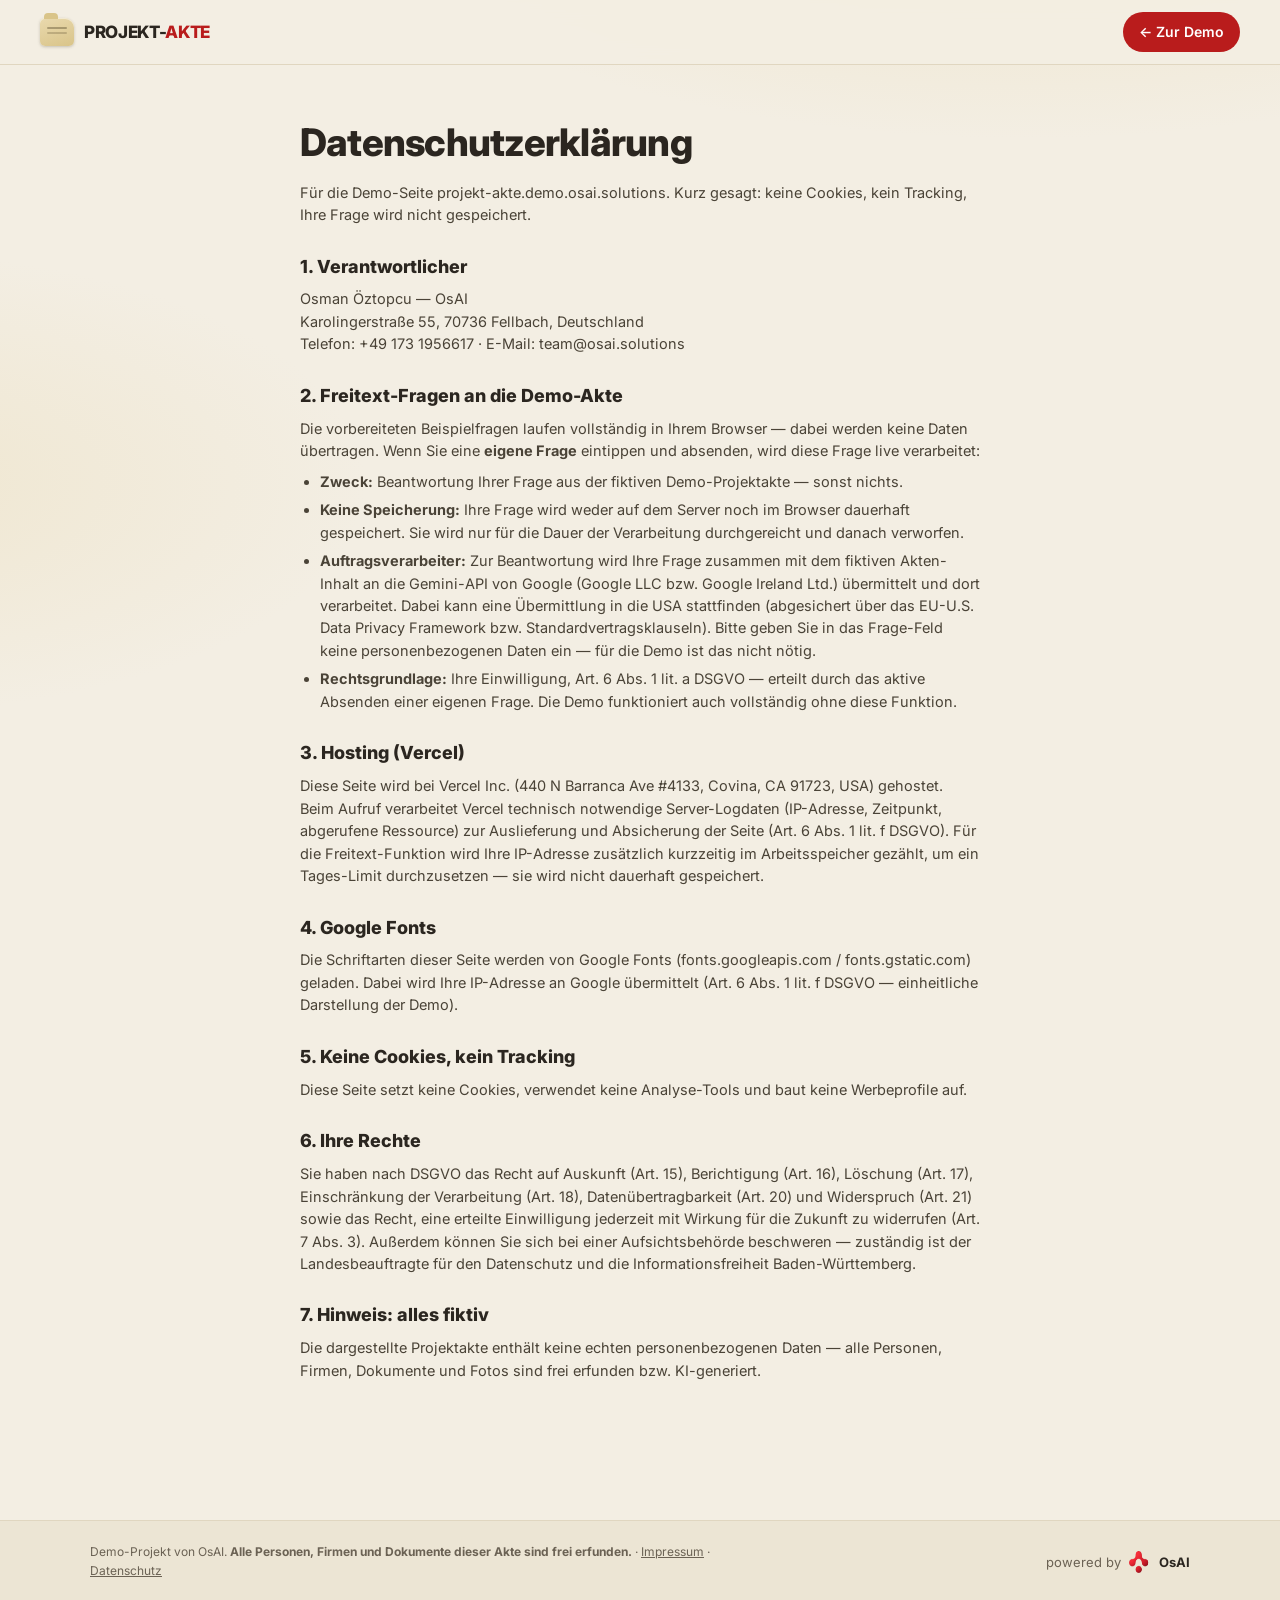
<file: datenschutz.html>
<!DOCTYPE html>
<html lang="de">
<head>
  <meta charset="UTF-8">
  <meta name="viewport" content="width=device-width, initial-scale=1.0">
  <title>Datenschutzerklärung — Projekt-Akte</title>
  <meta name="description" content="Datenschutzerklärung der Demo-Seite Projekt-Akte — inkl. Erläuterung der Freitext-Frage-Verarbeitung.">
  <meta name="robots" content="noindex">
  <link rel="icon" href="data:image/svg+xml,<svg xmlns='http://www.w3.org/2000/svg' viewBox='0 0 100 100'><rect x='8' y='30' width='84' height='58' rx='10' fill='%23d9c489'/><rect x='8' y='22' width='34' height='14' rx='5' fill='%23b91c1c'/><rect x='20' y='48' width='60' height='6' rx='3' fill='%232b2620' opacity='.45'/><rect x='20' y='62' width='44' height='6' rx='3' fill='%232b2620' opacity='.3'/></svg>">
  <link rel="preconnect" href="https://fonts.googleapis.com">
  <link rel="preconnect" href="https://fonts.gstatic.com" crossorigin>
  <link href="https://fonts.googleapis.com/css2?family=Inter:wght@400;500;600;700;800&display=swap" rel="stylesheet">
  <link rel="stylesheet" href="assets/css/style.css">
</head>
<body>

  <header class="topbar">
    <a class="topbar-brand" href="/">
      <span class="akte-mark" aria-hidden="true"></span>
      <span class="topbar-wort">PROJEKT-<em>AKTE</em></span>
    </a>
    <a class="topbar-cta" href="/">← Zur Demo</a>
  </header>

  <main class="legal-page">
    <h1>Datenschutzerklärung</h1>
    <p class="legal-lead">Für die Demo-Seite projekt-akte.demo.osai.solutions. Kurz gesagt: keine Cookies, kein Tracking, Ihre Frage wird nicht gespeichert.</p>

    <h2>1. Verantwortlicher</h2>
    <p>
      Osman Öztopcu — OsAI<br>
      Karolingerstraße 55, 70736 Fellbach, Deutschland<br>
      Telefon: +49 173 1956617 · E-Mail: team@osai.solutions
    </p>

    <h2>2. Freitext-Fragen an die Demo-Akte</h2>
    <p>Die vorbereiteten Beispielfragen laufen vollständig in Ihrem Browser — dabei werden keine Daten übertragen. Wenn Sie eine <strong>eigene Frage</strong> eintippen und absenden, wird diese Frage live verarbeitet:</p>
    <ul>
      <li><strong>Zweck:</strong> Beantwortung Ihrer Frage aus der fiktiven Demo-Projektakte — sonst nichts.</li>
      <li><strong>Keine Speicherung:</strong> Ihre Frage wird weder auf dem Server noch im Browser dauerhaft gespeichert. Sie wird nur für die Dauer der Verarbeitung durchgereicht und danach verworfen.</li>
      <li><strong>Auftragsverarbeiter:</strong> Zur Beantwortung wird Ihre Frage zusammen mit dem fiktiven Akten-Inhalt an die Gemini-API von Google (Google LLC bzw. Google Ireland Ltd.) übermittelt und dort verarbeitet. Dabei kann eine Übermittlung in die USA stattfinden (abgesichert über das EU-U.S. Data Privacy Framework bzw. Standardvertragsklauseln). Bitte geben Sie in das Frage-Feld keine personenbezogenen Daten ein — für die Demo ist das nicht nötig.</li>
      <li><strong>Rechtsgrundlage:</strong> Ihre Einwilligung, Art. 6 Abs. 1 lit. a DSGVO — erteilt durch das aktive Absenden einer eigenen Frage. Die Demo funktioniert auch vollständig ohne diese Funktion.</li>
    </ul>

    <h2>3. Hosting (Vercel)</h2>
    <p>Diese Seite wird bei Vercel Inc. (440 N Barranca Ave #4133, Covina, CA 91723, USA) gehostet. Beim Aufruf verarbeitet Vercel technisch notwendige Server-Logdaten (IP-Adresse, Zeitpunkt, abgerufene Ressource) zur Auslieferung und Absicherung der Seite (Art. 6 Abs. 1 lit. f DSGVO). Für die Freitext-Funktion wird Ihre IP-Adresse zusätzlich kurzzeitig im Arbeitsspeicher gezählt, um ein Tages-Limit durchzusetzen — sie wird nicht dauerhaft gespeichert.</p>

    <h2>4. Google Fonts</h2>
    <p>Die Schriftarten dieser Seite werden von Google Fonts (fonts.googleapis.com / fonts.gstatic.com) geladen. Dabei wird Ihre IP-Adresse an Google übermittelt (Art. 6 Abs. 1 lit. f DSGVO — einheitliche Darstellung der Demo).</p>

    <h2>5. Keine Cookies, kein Tracking</h2>
    <p>Diese Seite setzt keine Cookies, verwendet keine Analyse-Tools und baut keine Werbeprofile auf.</p>

    <h2>6. Ihre Rechte</h2>
    <p>Sie haben nach DSGVO das Recht auf Auskunft (Art. 15), Berichtigung (Art. 16), Löschung (Art. 17), Einschränkung der Verarbeitung (Art. 18), Datenübertragbarkeit (Art. 20) und Widerspruch (Art. 21) sowie das Recht, eine erteilte Einwilligung jederzeit mit Wirkung für die Zukunft zu widerrufen (Art. 7 Abs. 3). Außerdem können Sie sich bei einer Aufsichtsbehörde beschweren — zuständig ist der Landesbeauftragte für den Datenschutz und die Informationsfreiheit Baden-Württemberg.</p>

    <h2>7. Hinweis: alles fiktiv</h2>
    <p>Die dargestellte Projektakte enthält keine echten personenbezogenen Daten — alle Personen, Firmen, Dokumente und Fotos sind frei erfunden bzw. KI-generiert.</p>
  </main>

  <footer class="footer">
    <div class="footer-inner">
      <span class="footer-note">Demo-Projekt von OsAI. <strong>Alle Personen, Firmen und Dokumente dieser Akte sind frei erfunden.</strong> · <a href="impressum.html">Impressum</a> · <a href="datenschutz.html">Datenschutz</a></span>
      <a class="footer-brand" href="https://osai.solutions?utm_source=projekt-akte" target="_blank" rel="noopener">
        powered by <img src="assets/img/osai-logo.png" alt="OsAI" width="22" height="22"> <strong>OsAI</strong>
      </a>
    </div>
  </footer>

</body>
</html>
</file>
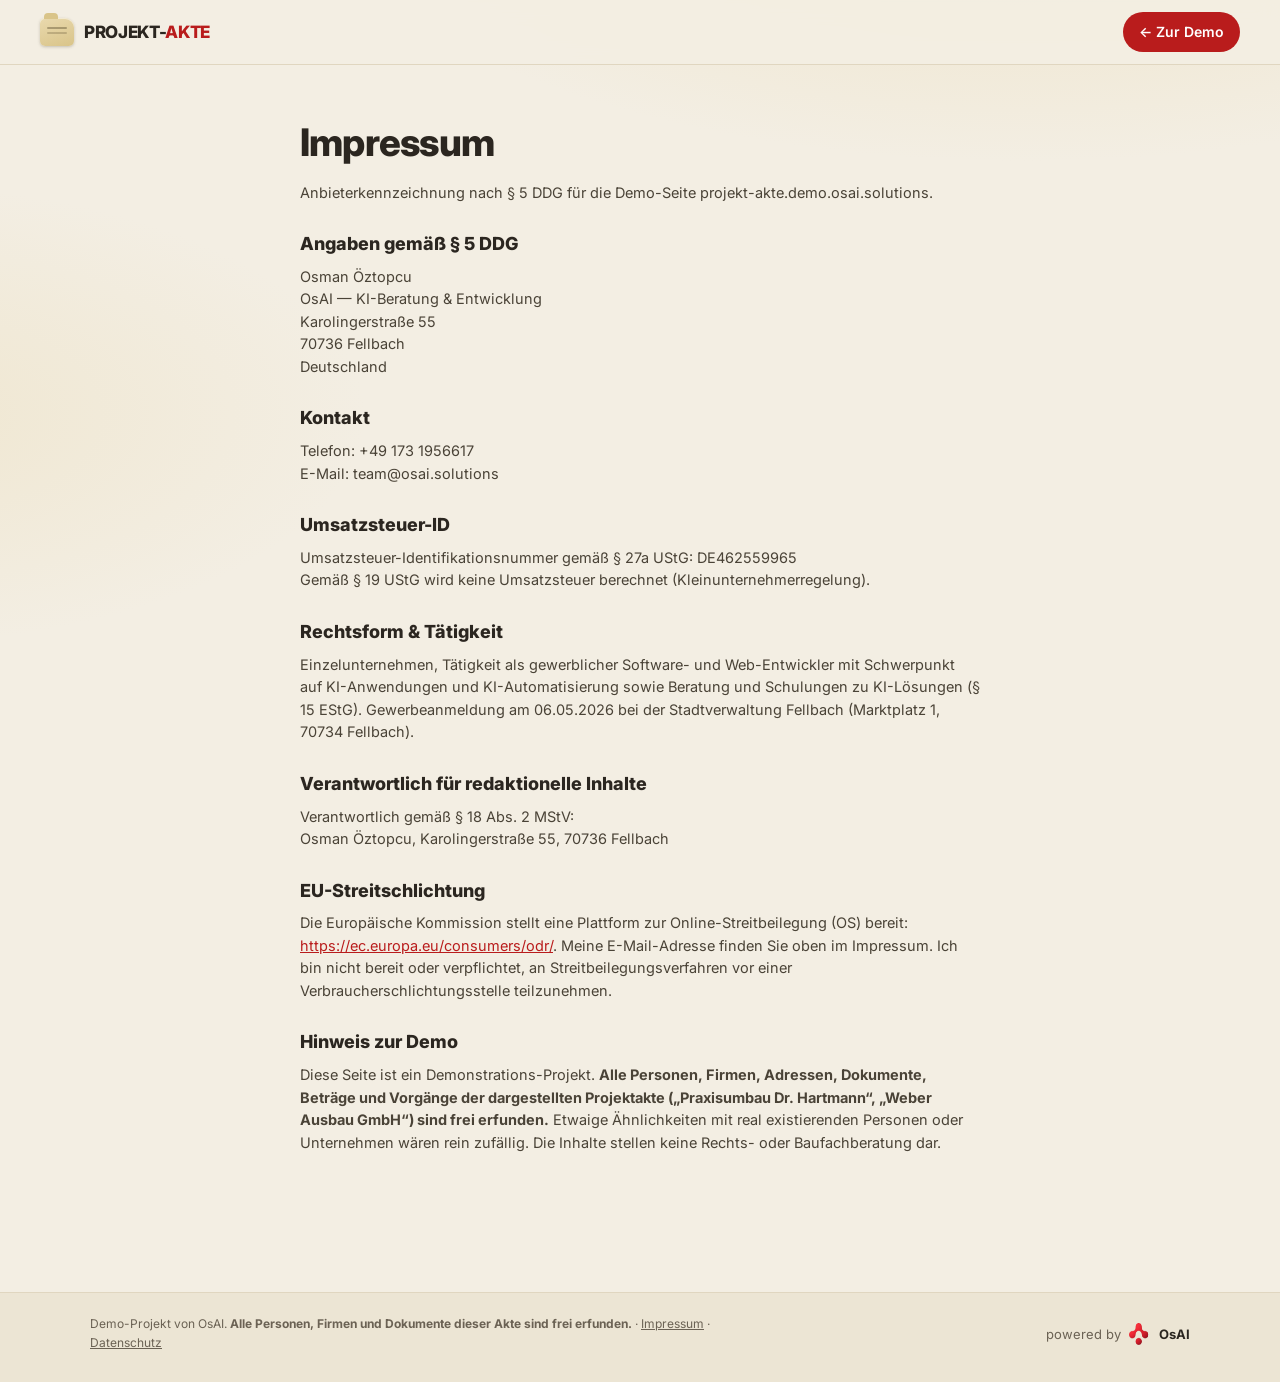
<file: impressum.html>
<!DOCTYPE html>
<html lang="de">
<head>
  <meta charset="UTF-8">
  <meta name="viewport" content="width=device-width, initial-scale=1.0">
  <title>Impressum — Projekt-Akte</title>
  <meta name="description" content="Impressum der Demo-Seite Projekt-Akte — Anbieterkennzeichnung nach § 5 DDG.">
  <meta name="robots" content="noindex">
  <link rel="icon" href="data:image/svg+xml,<svg xmlns='http://www.w3.org/2000/svg' viewBox='0 0 100 100'><rect x='8' y='30' width='84' height='58' rx='10' fill='%23d9c489'/><rect x='8' y='22' width='34' height='14' rx='5' fill='%23b91c1c'/><rect x='20' y='48' width='60' height='6' rx='3' fill='%232b2620' opacity='.45'/><rect x='20' y='62' width='44' height='6' rx='3' fill='%232b2620' opacity='.3'/></svg>">
  <link rel="preconnect" href="https://fonts.googleapis.com">
  <link rel="preconnect" href="https://fonts.gstatic.com" crossorigin>
  <link href="https://fonts.googleapis.com/css2?family=Inter:wght@400;500;600;700;800&display=swap" rel="stylesheet">
  <link rel="stylesheet" href="assets/css/style.css">
</head>
<body>

  <header class="topbar">
    <a class="topbar-brand" href="/">
      <span class="akte-mark" aria-hidden="true"></span>
      <span class="topbar-wort">PROJEKT-<em>AKTE</em></span>
    </a>
    <a class="topbar-cta" href="/">← Zur Demo</a>
  </header>

  <main class="legal-page">
    <h1>Impressum</h1>
    <p class="legal-lead">Anbieterkennzeichnung nach § 5 DDG für die Demo-Seite projekt-akte.demo.osai.solutions.</p>

    <h2>Angaben gemäß § 5 DDG</h2>
    <p>
      Osman Öztopcu<br>
      OsAI — KI-Beratung &amp; Entwicklung<br>
      Karolingerstraße 55<br>
      70736 Fellbach<br>
      Deutschland
    </p>

    <h2>Kontakt</h2>
    <p>
      Telefon: +49 173 1956617<br>
      E-Mail: team@osai.solutions
    </p>

    <h2>Umsatzsteuer-ID</h2>
    <p>Umsatzsteuer-Identifikationsnummer gemäß § 27a UStG: DE462559965<br>
    Gemäß § 19 UStG wird keine Umsatzsteuer berechnet (Kleinunternehmerregelung).</p>

    <h2>Rechtsform &amp; Tätigkeit</h2>
    <p>Einzelunternehmen, Tätigkeit als gewerblicher Software- und Web-Entwickler mit Schwerpunkt auf KI-Anwendungen und KI-Automatisierung sowie Beratung und Schulungen zu KI-Lösungen (§ 15 EStG). Gewerbeanmeldung am 06.05.2026 bei der Stadtverwaltung Fellbach (Marktplatz 1, 70734 Fellbach).</p>

    <h2>Verantwortlich für redaktionelle Inhalte</h2>
    <p>Verantwortlich gemäß § 18 Abs. 2 MStV:<br>
    Osman Öztopcu, Karolingerstraße 55, 70736 Fellbach</p>

    <h2>EU-Streitschlichtung</h2>
    <p>Die Europäische Kommission stellt eine Plattform zur Online-Streitbeilegung (OS) bereit: <a href="https://ec.europa.eu/consumers/odr/" target="_blank" rel="noopener">https://ec.europa.eu/consumers/odr/</a>. Meine E-Mail-Adresse finden Sie oben im Impressum. Ich bin nicht bereit oder verpflichtet, an Streitbeilegungsverfahren vor einer Verbraucherschlichtungsstelle teilzunehmen.</p>

    <h2>Hinweis zur Demo</h2>
    <p>Diese Seite ist ein Demonstrations-Projekt. <strong>Alle Personen, Firmen, Adressen, Dokumente, Beträge und Vorgänge der dargestellten Projektakte („Praxisumbau Dr. Hartmann“, „Weber Ausbau GmbH“) sind frei erfunden.</strong> Etwaige Ähnlichkeiten mit real existierenden Personen oder Unternehmen wären rein zufällig. Die Inhalte stellen keine Rechts- oder Baufachberatung dar.</p>
  </main>

  <footer class="footer">
    <div class="footer-inner">
      <span class="footer-note">Demo-Projekt von OsAI. <strong>Alle Personen, Firmen und Dokumente dieser Akte sind frei erfunden.</strong> · <a href="impressum.html">Impressum</a> · <a href="datenschutz.html">Datenschutz</a></span>
      <a class="footer-brand" href="https://osai.solutions?utm_source=projekt-akte" target="_blank" rel="noopener">
        powered by <img src="assets/img/osai-logo.png" alt="OsAI" width="22" height="22"> <strong>OsAI</strong>
      </a>
    </div>
  </footer>

</body>
</html>
</file>
<file: assets/css/style.css>
/* Projekt-Akte — Akten-Ästhetik: Papier/Manila, Briefkopf-Dokumente, OsAI-Akzent im Chat. */

:root {
  --papier: #f3eee3;
  --papier-tief: #ece5d4;
  --karte: #fdfcf7;
  --manila: #e9d9ae;
  --manila-tief: #d9c489;
  --tinte: #2b2620;
  --tinte-soft: #6b6254;
  --linie: #e0d6c0;
  --osai: #b91c1c;
  --osai-hell: #f6303a;
  --osai-bg: #fdf1f0;
  --gruen: #2e7d4f;
  --gold: #b07d1e;
  --radius: 14px;
  --schatten: 0 1px 2px rgba(60, 48, 22, .08), 0 8px 24px -12px rgba(60, 48, 22, .25);
  --font: "Inter", system-ui, -apple-system, sans-serif;
  --font-dok: Georgia, "Times New Roman", serif;
  --font-hand: "Caveat", cursive;
}

* { margin: 0; padding: 0; box-sizing: border-box; }
html { scroll-behavior: smooth; }
body {
  font-family: var(--font);
  background:
    radial-gradient(1200px 500px at 80% -10%, rgba(233, 217, 174, .55), transparent 60%),
    radial-gradient(900px 420px at -10% 30%, rgba(233, 217, 174, .35), transparent 55%),
    var(--papier);
  color: var(--tinte);
  line-height: 1.55;
  -webkit-font-smoothing: antialiased;
  overflow-x: hidden;
}
img { max-width: 100%; display: block; }
a { color: var(--osai); }
button { font-family: inherit; cursor: pointer; }

/* ---------- Scroll-Reveals ---------- */
.reveal { opacity: 0; transform: translateY(22px); transition: opacity .7s ease, transform .7s cubic-bezier(.16, 1, .3, 1); }
.reveal.sichtbar { opacity: 1; transform: none; }

/* ---------- Topbar ---------- */
.topbar {
  position: sticky; top: 0; z-index: 50;
  display: flex; align-items: center; justify-content: space-between;
  padding: 12px clamp(16px, 4vw, 40px);
  background: rgba(243, 238, 227, .88); backdrop-filter: blur(10px);
  border-bottom: 1px solid var(--linie);
}
.topbar-brand { display: flex; align-items: center; gap: 10px; text-decoration: none; color: var(--tinte); }
.akte-mark {
  width: 34px; height: 28px; border-radius: 5px 9px 5px 5px;
  background: linear-gradient(160deg, var(--manila), var(--manila-tief));
  position: relative; box-shadow: inset 0 1px 0 rgba(255, 255, 255, .5), 0 1px 3px rgba(60, 48, 22, .25);
}
.akte-mark::before {
  content: ""; position: absolute; top: -5px; left: 4px; width: 14px; height: 6px;
  border-radius: 4px 4px 0 0; background: var(--manila-tief);
}
.akte-mark::after {
  content: ""; position: absolute; left: 7px; right: 7px; top: 9px; height: 2px;
  background: rgba(60, 48, 22, .35); box-shadow: 0 5px 0 rgba(60, 48, 22, .22);
  border-radius: 2px;
}
.topbar-wort { font-weight: 800; letter-spacing: -.02em; font-size: 17px; }
.topbar-wort em { font-style: normal; color: var(--osai); }
.topbar-cta {
  background: var(--osai); color: #fff; text-decoration: none; font-weight: 600; font-size: 14px;
  padding: 9px 16px; border-radius: 99px; transition: transform .2s, box-shadow .2s; white-space: nowrap;
}
.topbar-cta:hover { transform: translateY(-1px); box-shadow: 0 6px 18px -6px rgba(185, 28, 28, .55); }

/* ---------- Hero / Claim ---------- */
.hero { max-width: 1180px; margin: 0 auto; padding: clamp(34px, 6vw, 64px) clamp(16px, 4vw, 40px) clamp(10px, 2vw, 18px); text-align: center; }
.hero-badge {
  display: inline-flex; align-items: center; gap: 8px; font-size: 13px; font-weight: 600; color: var(--tinte-soft);
  background: var(--karte); border: 1px solid var(--linie); padding: 6px 14px; border-radius: 99px; margin-bottom: 18px;
}
.hero-badge .punkt { width: 8px; height: 8px; border-radius: 99px; background: var(--gruen); animation: pulsieren 2.2s infinite; }
@keyframes pulsieren { 0%, 100% { box-shadow: 0 0 0 0 rgba(46, 125, 79, .45); } 50% { box-shadow: 0 0 0 6px rgba(46, 125, 79, 0); } }
.hero h1 { font-size: clamp(30px, 5.4vw, 56px); font-weight: 800; letter-spacing: -.03em; line-height: 1.08; }
.hero h1 em { font-style: normal; color: var(--osai); }
.hero-sub { max-width: 640px; margin: 16px auto 0; font-size: clamp(15px, 2vw, 18px); color: var(--tinte-soft); }
.hero-hinweis { margin-top: 14px; font-size: 13px; color: var(--tinte-soft); }

/* ---------- Demo-Layout ---------- */
.demo { max-width: 1280px; margin: clamp(18px, 3vw, 30px) auto 0; padding: 0 clamp(10px, 3vw, 40px); }
.demo-grid { display: grid; grid-template-columns: minmax(340px, 40%) 1fr; gap: 18px; align-items: stretch; }

/* ---------- Akte (Timeline) ---------- */
.akte {
  background: linear-gradient(170deg, var(--manila) 0, var(--manila) 46px, var(--papier-tief) 46px);
  border: 1px solid var(--manila-tief); border-radius: var(--radius);
  box-shadow: var(--schatten); display: flex; flex-direction: column; overflow: hidden;
  height: clamp(520px, 78vh, 860px);
}
.akte-kopf { padding: 11px 16px 9px; display: flex; align-items: baseline; gap: 10px; flex-wrap: wrap; }
.akte-kopf h2 { font-size: 15px; font-weight: 800; letter-spacing: .01em; }
.akte-kopf span { font-size: 12px; color: rgba(43, 38, 32, .65); font-weight: 600; }
.filter-zeile { border-bottom: 1px solid var(--linie); background: var(--papier-tief); }
.filter-zeile::after { background: linear-gradient(90deg, rgba(236, 229, 212, 0), var(--papier-tief) 80%); }
.filter-leiste { display: flex; gap: 6px; padding: 8px 12px; overflow-x: auto; scrollbar-width: none; }
.filter-leiste::-webkit-scrollbar { display: none; }
.filter-chip {
  border: 1px solid var(--linie); background: var(--karte); color: var(--tinte-soft);
  font-size: 12.5px; font-weight: 600; padding: 5px 12px; border-radius: 99px; white-space: nowrap;
  transition: all .2s;
}
.filter-chip.aktiv { background: var(--tinte); border-color: var(--tinte); color: var(--papier); }
.timeline { overflow-y: auto; padding: 4px 12px 24px; flex: 1; scroll-behavior: smooth; overscroll-behavior: contain; }
.woche-kopf {
  position: sticky; top: 0; z-index: 5; margin: 14px -12px 8px; padding: 6px 16px;
  background: linear-gradient(90deg, var(--papier-tief) 70%, rgba(236, 229, 212, .9));
  backdrop-filter: blur(4px);
  font-size: 12px; font-weight: 800; letter-spacing: .08em; text-transform: uppercase; color: var(--tinte-soft);
  border-bottom: 1px solid var(--linie);
}
.woche-kopf b { color: var(--tinte); margin-right: 8px; }

.karte {
  background: var(--karte); border: 1px solid var(--linie); border-radius: 12px;
  margin: 10px 0; box-shadow: 0 1px 2px rgba(60, 48, 22, .07);
  transition: box-shadow .3s, border-color .3s, transform .3s;
  scroll-margin: 64px;
}
.karte:hover { border-color: var(--manila-tief); }
.karte-kopf { display: flex; gap: 10px; padding: 11px 13px; align-items: flex-start; width: 100%; background: none; border: 0; text-align: left; color: inherit; }
.karte-icon { font-size: 17px; line-height: 1.3; flex-shrink: 0; }
.karte-titel { font-size: 13.5px; font-weight: 700; line-height: 1.35; }
.karte-datum { font-size: 11.5px; color: var(--tinte-soft); margin-top: 1px; }
.karte-pfeil { margin-left: auto; flex-shrink: 0; color: var(--tinte-soft); transition: transform .3s; font-size: 11px; padding-top: 3px; }
.karte.open .karte-pfeil { transform: rotate(180deg); }
.karte-inhalt { display: none; padding: 0 13px 13px; }
.karte.open .karte-inhalt { display: block; animation: aufklappen .35s ease; }
@keyframes aufklappen { from { opacity: 0; transform: translateY(-6px); } to { opacity: 1; transform: none; } }

.karte.fokus { border-color: var(--osai); box-shadow: 0 0 0 3px rgba(185, 28, 28, .18), var(--schatten); }

/* Dokument-Ansicht (Briefkopf-Optik) */
.dok {
  background: #fff; border: 1px solid var(--linie); border-radius: 8px;
  padding: 16px 16px 14px; font-family: var(--font-dok); font-size: 13px; line-height: 1.6;
  box-shadow: inset 0 0 40px rgba(233, 217, 174, .18);
}
.dok-briefkopf { display: flex; justify-content: space-between; gap: 10px; align-items: flex-start; border-bottom: 2px solid var(--tinte); padding-bottom: 9px; margin-bottom: 11px; }
.dok-firma { font-family: var(--font); font-weight: 800; font-size: 14px; letter-spacing: -.01em; }
.dok-firma small { display: block; font-weight: 500; font-size: 10px; color: var(--tinte-soft); letter-spacing: .03em; }
.dok-logo { width: 26px; height: 26px; border-radius: 6px; background: var(--tinte); color: var(--manila); font-family: var(--font); font-weight: 800; font-size: 14px; display: grid; place-items: center; flex-shrink: 0; }
.dok-logo.h { background: #27415a; color: #dfe9f3; }
.dok-betreff { font-weight: 700; margin-bottom: 9px; }
.dok-datum { text-align: right; font-size: 11px; color: var(--tinte-soft); margin: 0 0 8px; }
.dok-meta { font-size: 11px; color: var(--tinte-soft); margin: 0 0 8px; }
.dok p { margin: 7px 0; white-space: pre-line; }
.dok table { width: 100%; border-collapse: collapse; margin: 9px 0; font-size: 12.5px; }
.dok th { text-align: left; font-size: 10.5px; text-transform: uppercase; letter-spacing: .06em; font-family: var(--font); color: var(--tinte-soft); border-bottom: 1px solid var(--linie); padding: 4px 6px; }
.dok td { border-bottom: 1px solid #f0ead9; padding: 5px 6px; vertical-align: top; }
.dok td:last-child, .dok th:last-child { text-align: right; white-space: nowrap; }
.dok tfoot td { font-weight: 700; border-bottom: 0; border-top: 2px solid var(--tinte); }
.dok tfoot tr + tr td { border-top: 0; font-weight: 400; }
.dok tfoot tr:last-child td { font-weight: 800; }

/* Mail-Ansicht */
.mail-kopf { font-size: 11.5px; color: var(--tinte-soft); background: var(--papier); border: 1px solid var(--linie); border-radius: 8px; padding: 8px 10px; margin-bottom: 9px; }
.mail-kopf div { overflow: hidden; text-overflow: ellipsis; white-space: nowrap; }
.mail-kopf b { color: var(--tinte); }

/* Notiz-Ansicht */
.notiz { background: #fdf6dd; border: 1px solid #ead9a0; border-radius: 8px; padding: 13px 14px; box-shadow: 2px 3px 0 rgba(176, 125, 30, .12); position: relative; }
.notiz::before { content: ""; position: absolute; top: -7px; left: 50%; width: 64px; height: 14px; transform: translateX(-50%) rotate(-2deg); background: rgba(217, 196, 137, .6); border-radius: 2px; }
.notiz-kopf { font-family: var(--font-hand); font-size: 19px; color: var(--gold); margin-bottom: 5px; }
.notiz p { font-size: 13px; margin: 7px 0; white-space: pre-line; }

/* WhatsApp-Ansicht */
.wa { background: #e7e1d3; border-radius: 8px; padding: 10px; }
.wa-bubble { max-width: 88%; padding: 7px 10px; border-radius: 10px; font-size: 12.8px; margin: 6px 0; position: relative; white-space: pre-line; box-shadow: 0 1px 1px rgba(0, 0, 0, .08); }
.wa-bubble.weber { background: #fff; border-top-left-radius: 3px; }
.wa-bubble.monteur { background: #fff; border-top-left-radius: 3px; }
.wa-bubble.monteur .wa-wer { color: var(--gold); }
.wa-bubble.hartmann { background: #dcf3c8; margin-left: auto; border-top-right-radius: 3px; }
.wa-wer { font-size: 10.5px; font-weight: 700; color: var(--osai); margin-bottom: 2px; }
.wa-bubble.hartmann .wa-wer { color: #1f7a4d; }
.wa-zeit { display: block; font-size: 10px; color: rgba(43, 38, 32, .45); text-align: right; margin-top: 2px; }
.wa-foto { border-radius: 8px; margin: 4px 0 2px; aspect-ratio: 4/3; object-fit: cover; width: 100%; background: #d6cfbf; }

.karte-foto-thumb { width: 54px; height: 42px; object-fit: cover; border-radius: 6px; border: 1px solid var(--linie); flex-shrink: 0; }

/* Passage-Highlight — der Aha-Moment */
.passage { border-radius: 4px; transition: background .4s; box-decoration-break: clone; -webkit-box-decoration-break: clone; }
.passage-glow { animation: passageGlow 2.6s ease 2; background: #ffe9a8; box-shadow: 0 0 0 4px #ffe9a8; }
@keyframes passageGlow {
  0% { background: #ffd34d; box-shadow: 0 0 0 4px #ffd34d, 0 0 24px 4px rgba(255, 195, 26, .55); }
  60% { background: #ffe9a8; box-shadow: 0 0 0 4px #ffe9a8, 0 0 0 0 rgba(255, 195, 26, 0); }
  100% { background: #ffe9a8; box-shadow: 0 0 0 4px #ffe9a8; }
}
tr.passage-glow td { animation: none; background: #ffe9a8; transition: background .4s; }

/* ---------- Chat ---------- */
.chat {
  background: var(--karte); border: 1px solid var(--linie); border-radius: var(--radius);
  box-shadow: var(--schatten); display: flex; flex-direction: column; overflow: hidden;
  height: clamp(520px, 78vh, 860px);
}
.chat-kopf { display: flex; align-items: center; gap: 10px; padding: 12px 16px; border-bottom: 1px solid var(--linie); background: linear-gradient(180deg, #fff, var(--karte)); }
.chat-avatar { width: 34px; height: 34px; border-radius: 10px; background: var(--osai); display: grid; place-items: center; flex-shrink: 0; }
.chat-avatar img { width: 20px; height: 20px; }
.chat-kopf h2 { font-size: 15px; font-weight: 800; }
.chat-kopf p { font-size: 12px; color: var(--tinte-soft); }
.chat-verlauf { flex: 1; overflow-y: auto; padding: 16px; display: flex; flex-direction: column; gap: 12px; scroll-behavior: smooth; }
.msg { max-width: 86%; padding: 11px 14px; border-radius: 16px; font-size: 14px; animation: msgRein .35s cubic-bezier(.16, 1, .3, 1); }
@keyframes msgRein { from { opacity: 0; transform: translateY(10px) scale(.97); } to { opacity: 1; transform: none; } }
.msg.user { align-self: flex-end; background: var(--osai); color: #fff; border-bottom-right-radius: 5px; font-weight: 500; }
.msg.bot { align-self: flex-start; background: var(--papier); border: 1px solid var(--linie); border-bottom-left-radius: 5px; }
.msg.bot.unbekannt { border-color: var(--gold); background: #fdf6dd; }
.msg-spur { display: block; font-size: 10.5px; color: var(--tinte-soft); margin-top: 7px; }
.msg-spur b { color: var(--gold); font-weight: 700; }
.tipp-cursor { display: inline-block; width: 2px; height: 1em; background: var(--osai); vertical-align: text-bottom; animation: blinzeln .8s infinite; margin-left: 1px; }
@keyframes blinzeln { 50% { opacity: 0; } }
.denkt { display: inline-flex; gap: 4px; padding: 4px 2px; }
.denkt i { width: 7px; height: 7px; border-radius: 99px; background: var(--manila-tief); animation: huepfen 1.2s infinite; }
.denkt i:nth-child(2) { animation-delay: .15s; }
.denkt i:nth-child(3) { animation-delay: .3s; }
@keyframes huepfen { 0%, 60%, 100% { transform: none; } 30% { transform: translateY(-5px); } }

/* Quellen-Chips */
.quellen { display: flex; flex-wrap: wrap; gap: 7px; margin-top: 10px; }
.quelle-chip {
  display: inline-flex; align-items: center; gap: 6px; border: 1px solid var(--manila-tief);
  background: #fbf4df; color: var(--tinte); font-size: 12px; font-weight: 600;
  padding: 6px 11px; border-radius: 9px; position: relative;
  opacity: 0; transform: translateY(8px) scale(.92);
  transition: border-color .2s, background .2s, box-shadow .2s;
}
.quelle-chip.pop { animation: chipPop .45s cubic-bezier(.34, 1.56, .64, 1) forwards; }
@keyframes chipPop { to { opacity: 1; transform: none; } }
.quelle-chip:hover, .quelle-chip.aktiv { border-color: var(--osai); background: var(--osai-bg); box-shadow: 0 3px 10px -4px rgba(185, 28, 28, .4); }
.quelle-chip .q-icon { font-size: 13px; }
.quelle-chip .q-datum { color: var(--tinte-soft); font-weight: 500; }
.quelle-chip::after {
  content: "„" attr(data-snippet) "“";
  position: absolute; bottom: calc(100% + 8px); left: 0; z-index: 30;
  width: min(300px, 74vw); background: var(--tinte); color: var(--papier);
  font-size: 11.5px; font-weight: 400; line-height: 1.45; padding: 9px 11px; border-radius: 9px;
  opacity: 0; pointer-events: none; transform: translateY(4px); transition: opacity .2s, transform .2s;
  font-style: italic;
}
.quelle-chip:hover::after { opacity: 1; transform: none; }
@media (hover: none) { .quelle-chip::after { display: none; } }

/* Frage-Chips + Eingabe */
.chat-fuss { border-top: 1px solid var(--linie); background: #fff; padding: 10px 14px 13px; }
.fuss-label { font-size: 11px; font-weight: 700; letter-spacing: .07em; text-transform: uppercase; color: var(--tinte-soft); margin: 2px 0 7px; }
/* Scroll-Zeile mit Fade-Kante: signalisiert „rechts gibt es mehr“ (Klasse hat-mehr via JS) */
.scroll-zeile { position: relative; }
.scroll-zeile::after {
  content: ""; position: absolute; top: 0; right: 0; bottom: 0; width: 42px;
  pointer-events: none; opacity: 0; transition: opacity .25s;
}
.scroll-zeile.hat-mehr::after { opacity: 1; }
.chips-zeile::after { background: linear-gradient(90deg, rgba(255, 255, 255, 0), #fff 80%); bottom: 6px; }
.frage-chips { display: flex; gap: 7px; overflow-x: auto; padding-bottom: 6px; scrollbar-width: none; }
.frage-chips::-webkit-scrollbar { display: none; }
.frage-chip {
  border: 1px solid var(--linie); background: var(--papier); color: var(--tinte);
  font-size: 12.8px; font-weight: 600; padding: 8px 13px; border-radius: 99px; white-space: nowrap;
  transition: all .2s; flex-shrink: 0;
}
.frage-chip:hover:not(:disabled) { border-color: var(--osai); color: var(--osai); background: var(--osai-bg); transform: translateY(-1px); }
.frage-chip:disabled { opacity: .45; cursor: default; }
.frage-chip.gefragt { border-style: dashed; opacity: .6; }
.eingabe { display: flex; gap: 8px; margin-top: 8px; }
.eingabe input {
  flex: 1; border: 1px solid var(--linie); border-radius: 99px; padding: 10px 16px; font: inherit; font-size: 14px;
  background: var(--papier); color: var(--tinte); outline: none; transition: border-color .2s, box-shadow .2s; min-width: 0;
}
.eingabe input:focus { border-color: var(--osai); box-shadow: 0 0 0 3px rgba(185, 28, 28, .12); background: #fff; }
.eingabe button {
  background: var(--osai); border: 0; color: #fff; font-weight: 700; font-size: 14px;
  padding: 0 18px; border-radius: 99px; transition: transform .2s, box-shadow .2s; flex-shrink: 0;
}
.eingabe button:hover:not(:disabled) { transform: translateY(-1px); box-shadow: 0 6px 16px -6px rgba(185, 28, 28, .5); }
.eingabe button:disabled { opacity: .5; cursor: default; }
.eingabe-hinweis { font-size: 10.5px; color: var(--tinte-soft); margin-top: 6px; }

/* ---------- Bottom-Sheet (mobil) ---------- */
.sheet-hintergrund { position: fixed; inset: 0; background: rgba(43, 38, 32, .5); z-index: 90; opacity: 0; pointer-events: none; transition: opacity .3s; }
.sheet-hintergrund.offen { opacity: 1; pointer-events: auto; }
.sheet {
  position: fixed; left: 0; right: 0; bottom: 0; z-index: 95; max-height: 82vh;
  background: var(--papier); border-radius: 18px 18px 0 0; box-shadow: 0 -10px 40px rgba(43, 38, 32, .3);
  transform: translateY(102%); transition: transform .38s cubic-bezier(.16, 1, .3, 1);
  display: flex; flex-direction: column;
}
.sheet.offen { transform: none; }
.sheet-griff { width: 44px; height: 5px; border-radius: 99px; background: var(--manila-tief); margin: 9px auto 4px; flex-shrink: 0; }
.sheet-kopf { display: flex; align-items: flex-start; gap: 10px; padding: 6px 18px 10px; border-bottom: 1px solid var(--linie); }
.sheet-kopf .karte-titel { font-size: 14.5px; }
.sheet-zu { margin-left: auto; background: var(--papier-tief); border: 1px solid var(--linie); border-radius: 99px; width: 30px; height: 30px; font-size: 14px; color: var(--tinte-soft); flex-shrink: 0; }
.sheet-inhalt { overflow-y: auto; padding: 14px 18px 28px; }

/* ---------- Panels: Wochen-Brief + Offene Punkte ---------- */
.panels { max-width: 1280px; margin: clamp(36px, 6vw, 64px) auto 0; padding: 0 clamp(10px, 3vw, 40px); }
.panels-kopf { text-align: center; max-width: 660px; margin: 0 auto clamp(20px, 3vw, 32px); }
.panels-kopf h2, .story h2 { font-size: clamp(24px, 3.6vw, 36px); font-weight: 800; letter-spacing: -.02em; }
.panels-kopf p { color: var(--tinte-soft); margin-top: 8px; font-size: 15px; }
.panels-grid { display: grid; grid-template-columns: 1.15fr 1fr; gap: 18px; align-items: start; }

.brief {
  background: var(--karte); border: 1px solid var(--linie); border-radius: var(--radius); box-shadow: var(--schatten);
  padding: clamp(18px, 3vw, 28px); position: relative; overflow: hidden;
}
.brief::before { content: ""; position: absolute; top: 0; left: 0; right: 0; height: 5px; background: linear-gradient(90deg, var(--osai), var(--osai-hell)); }
.brief-meta { font-size: 11.5px; font-weight: 700; letter-spacing: .08em; text-transform: uppercase; color: var(--osai); margin-bottom: 6px; }
.brief h3 { font-size: 19px; font-weight: 800; margin-bottom: 4px; }
.brief-sub { font-size: 12.5px; color: var(--tinte-soft); margin-bottom: 14px; }
.brief h4 { font-size: 12px; font-weight: 800; letter-spacing: .07em; text-transform: uppercase; color: var(--tinte-soft); margin: 16px 0 7px; }
.brief li { list-style: none; display: flex; gap: 9px; align-items: flex-start; font-size: 13.8px; padding: 6px 0; border-bottom: 1px dashed var(--linie); }
.brief li:last-child { border-bottom: 0; }
.brief li .b-icon { flex-shrink: 0; }
.brief li > div { flex: 1; }
.brief .quelle-chip { opacity: 1; transform: none; margin-top: 5px; font-size: 11px; padding: 4px 9px; }

.punkte { display: flex; flex-direction: column; gap: 12px; }
.punkt-karte { background: var(--karte); border: 1px solid var(--linie); border-radius: var(--radius); box-shadow: var(--schatten); padding: 16px 18px; transition: transform .25s, box-shadow .25s; }
.punkt-karte:hover { transform: translateY(-2px); }
.punkt-status { display: inline-block; font-size: 10.5px; font-weight: 800; letter-spacing: .06em; text-transform: uppercase; padding: 3px 9px; border-radius: 99px; margin-bottom: 8px; }
.punkt-status.frist { background: #fdeaea; color: var(--osai); }
.punkt-status.pruefung { background: #fdf3dd; color: var(--gold); }
.punkt-status.offen { background: #ece5d4; color: var(--tinte-soft); }
.punkt-karte h3 { font-size: 15px; font-weight: 700; margin-bottom: 4px; }
.punkt-karte p { font-size: 13px; color: var(--tinte-soft); margin-bottom: 9px; }
.punkt-karte .quelle-chip { opacity: 1; transform: none; }

/* ---------- Rahmen-Story ---------- */
.story { max-width: 1080px; margin: clamp(48px, 8vw, 90px) auto 0; padding: 0 clamp(16px, 4vw, 40px); text-align: center; }
.story-sub { color: var(--tinte-soft); max-width: 620px; margin: 10px auto 0; font-size: 15.5px; }
.schritte { display: grid; grid-template-columns: repeat(3, 1fr); gap: 16px; margin-top: clamp(24px, 4vw, 40px); text-align: left; }
.schritt { background: var(--karte); border: 1px solid var(--linie); border-radius: var(--radius); box-shadow: var(--schatten); padding: 22px 20px; position: relative; transition: transform .25s; }
.schritt:hover { transform: translateY(-3px); }
.schritt-nr { width: 34px; height: 34px; border-radius: 10px; background: var(--osai); color: #fff; font-weight: 800; display: grid; place-items: center; margin-bottom: 12px; font-size: 15px; }
.schritt h3 { font-size: 16px; font-weight: 700; margin-bottom: 6px; }
.schritt p { font-size: 13.5px; color: var(--tinte-soft); }
.preis-zeile {
  display: inline-flex; flex-wrap: wrap; align-items: center; justify-content: center; gap: 10px 18px;
  margin-top: clamp(22px, 4vw, 34px); background: var(--karte); border: 1px solid var(--linie);
  border-radius: 16px; box-shadow: var(--schatten); padding: 16px 26px;
}
.preis-zeile b { font-size: 22px; letter-spacing: -.02em; }
.preis-zeile span { font-size: 13px; color: var(--tinte-soft); }
.cta-block { margin-top: clamp(22px, 4vw, 32px); display: flex; flex-direction: column; align-items: center; gap: 12px; }
.cta-haupt {
  display: inline-flex; align-items: center; gap: 10px; background: var(--osai); color: #fff; text-decoration: none;
  font-weight: 700; font-size: 17px; padding: 16px 30px; border-radius: 99px;
  box-shadow: 0 10px 28px -10px rgba(185, 28, 28, .55); transition: transform .2s, box-shadow .2s;
}
.cta-haupt:hover { transform: translateY(-2px); box-shadow: 0 16px 36px -12px rgba(185, 28, 28, .65); }
.cta-neben { font-size: 13.5px; color: var(--tinte-soft); }
.cta-neben a { font-weight: 600; }

/* ---------- Footer ---------- */
.footer { margin-top: clamp(50px, 8vw, 90px); border-top: 1px solid var(--linie); background: var(--papier-tief); }
.footer-inner { max-width: 1180px; margin: 0 auto; padding: 22px clamp(16px, 4vw, 40px) 30px; display: flex; flex-wrap: wrap; gap: 14px 24px; align-items: center; justify-content: space-between; }
.footer-erklaer { flex-basis: 100%; font-size: 12.5px; color: var(--tinte-soft); }
.footer-erklaer summary { cursor: pointer; font-weight: 700; color: var(--tinte); width: fit-content; }
.footer-erklaer summary:hover { color: var(--osai); }
.footer-erklaer p { margin: 8px 0 0; max-width: 640px; line-height: 1.55; }
.footer-erklaer a { color: var(--tinte-soft); }
.footer-note { font-size: 12px; color: var(--tinte-soft); max-width: 640px; }
.footer-note a { color: var(--tinte-soft); }
.footer-brand { display: inline-flex; align-items: center; gap: 8px; font-size: 13px; color: var(--tinte-soft); text-decoration: none; }
.footer-brand img { width: 22px; height: 22px; border-radius: 6px; }
.footer-brand strong { color: var(--tinte); }

/* ---------- Legal-Seiten ---------- */
.legal-page { max-width: 760px; margin: 0 auto; padding: clamp(28px, 5vw, 48px) clamp(16px, 4vw, 40px); }
.legal-page h1 { font-size: clamp(26px, 4vw, 38px); font-weight: 800; letter-spacing: -.02em; }
.legal-lead { color: var(--tinte-soft); margin: 10px 0 22px; }
.legal-page h2 { font-size: 18px; font-weight: 800; margin: 26px 0 8px; }
.legal-page p, .legal-page li { font-size: 14.5px; color: #4a4337; }
.legal-page ul { padding-left: 20px; margin: 8px 0; }
.legal-page li { margin: 6px 0; }

/* ---------- Mobile ---------- */
@media (max-width: 920px) {
  .demo-grid { grid-template-columns: 1fr; }
  .chat { order: 1; height: min(74vh, 640px); }
  .akte { order: 2; height: min(64vh, 560px); }
  .panels-grid { grid-template-columns: 1fr; }
  .schritte { grid-template-columns: 1fr; }
  .msg { max-width: 92%; }
  /* Frage-Chips: 2-zeilig umbrechend + Peek auf den nächsten Chip — alle 5 erreichbar */
  .frage-chip { white-space: normal; text-align: left; max-width: 76%; line-height: 1.35; }
}
@media (max-width: 480px) {
  .topbar-cta { font-size: 12.5px; padding: 8px 12px; }
  .topbar-wort { font-size: 15px; }
  .chat-verlauf { padding: 12px; }
  .preis-zeile { padding: 14px 16px; }
}

@media (prefers-reduced-motion: reduce) {
  *, *::before, *::after { animation-duration: .01ms !important; transition-duration: .01ms !important; }
  html { scroll-behavior: auto; }
}
</file>
